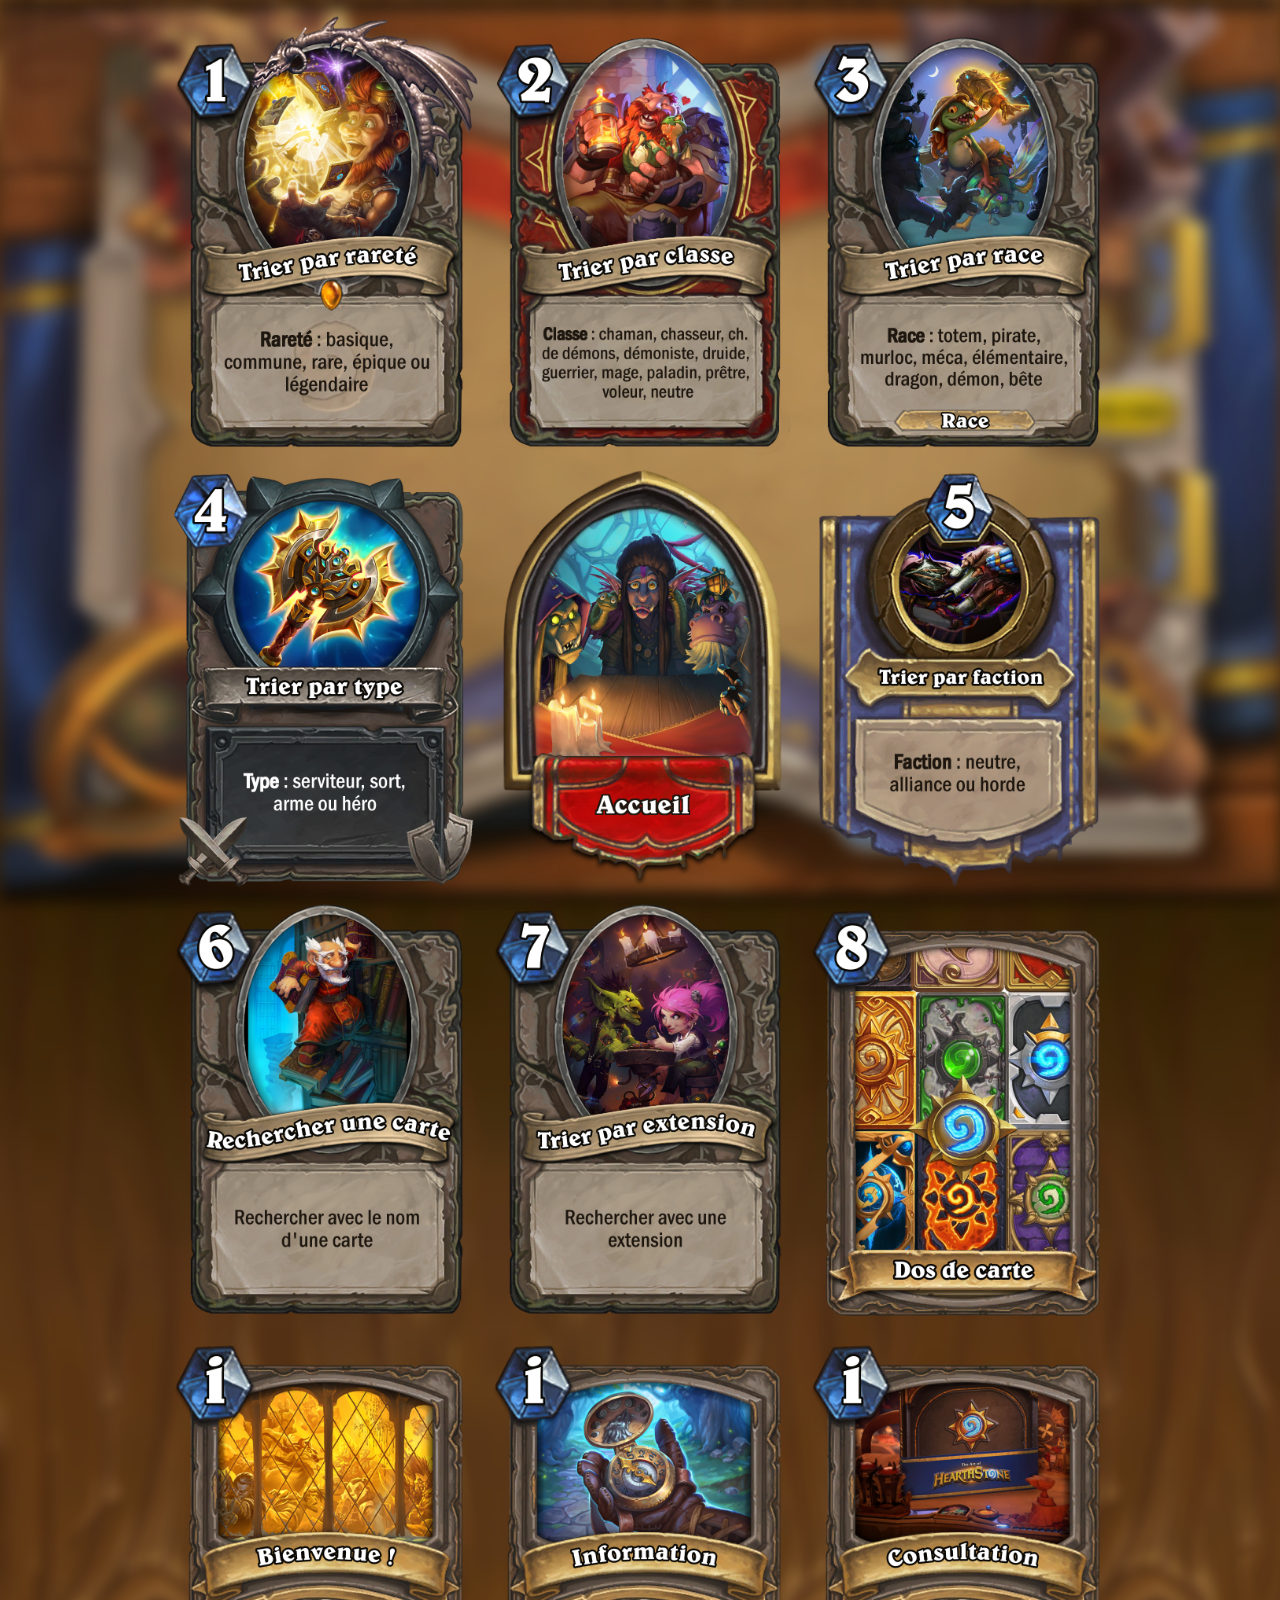
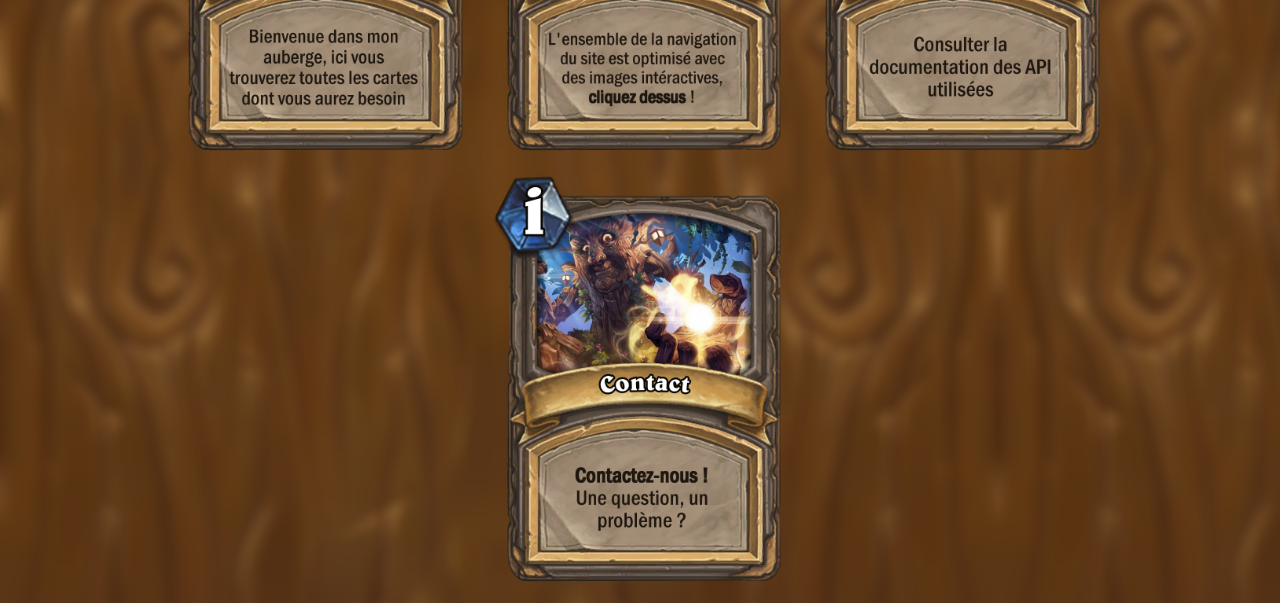
<file: src/index.html>
<!--#########################################################################
Auteur : Jeremy BROYON#####################################################
Nom : Hearthstone API######################################################
Date limite : 07/12/20#####################################################
Cahier des charges :#######################################################
  - page d'accueil#########################################################
  - formulaire de contact via une API######################################
  - pages fixes générées par l'API#########################################
  - un tableau et une galerie d'images#####################################
  - responsivité, sémantique, syntaxe, fonctions supp######################
#########################################################################-->
<!DOCTYPE html>
<html>

<head>
    <link rel="stylesheet" href="index/index.css">
    <link rel="icon" href="index/hearthstone_api.ico" />
    <meta charset="utf-8">
    <title>Hearthstone API - Accueil</title>
</head>

<body>
    <!--#####################################################################################################-->
    <!--tableau contenant les images de navigations-->
    <table class="table-image">
        <tr>
            <td>
                <a href="rarity/rarity.html"><img src="index/navbar/by_quality_hs.png" class="image-zoom"></a>
                <a href="class/class.html"><img src="index/navbar/by_class_hs.png" class="image-zoom"></a>
                <a href="race/race.html"><img src="index/navbar/by_race_hs.png" class="image-zoom"></a>
                <a href="type/type.html"><img src="index/navbar/by_type_hs.png" class="image-zoom"></a>
                <a href="index.html"><img src="index/navbar/index_hs.png" class="image-zoom"></a>
                <a href="faction/faction.html"><img src="index/navbar/by_faction_hs.png" class="image-zoom"></a>
                <a href="name/name.html"><img src="index/navbar/by_name_hs.png" class="image-zoom"></a>
                <a href="expansion/extension.html"><img src="index/navbar/by_extension_hs.png" class="image-zoom"></a>
                <a href="back/back.html"><img src="index/navbar/by_back_hs.png" class="image-zoom"></a>
            </td>
        </tr>
         <!--ligne contenant les informations du site-->
        <tr>
            <td>
                <img src="index/navbar/hearthstoneAPI_logo.png" class="image-zoom">
                <img src="index/navbar/hearthstoneAPI_info.png" class="image-zoom">
                <a href="documentation/documentation.html"><img src="index/info/information_api.png" class="image-zoom"></a>
                <a href="contact/contact.html"><img src="index/navbar/hearthstone_contact.png" title="Formulaire de contact" class="image-zoom"></a>
            </td>
        </tr>
    </table>
</body>

</html>
</file>
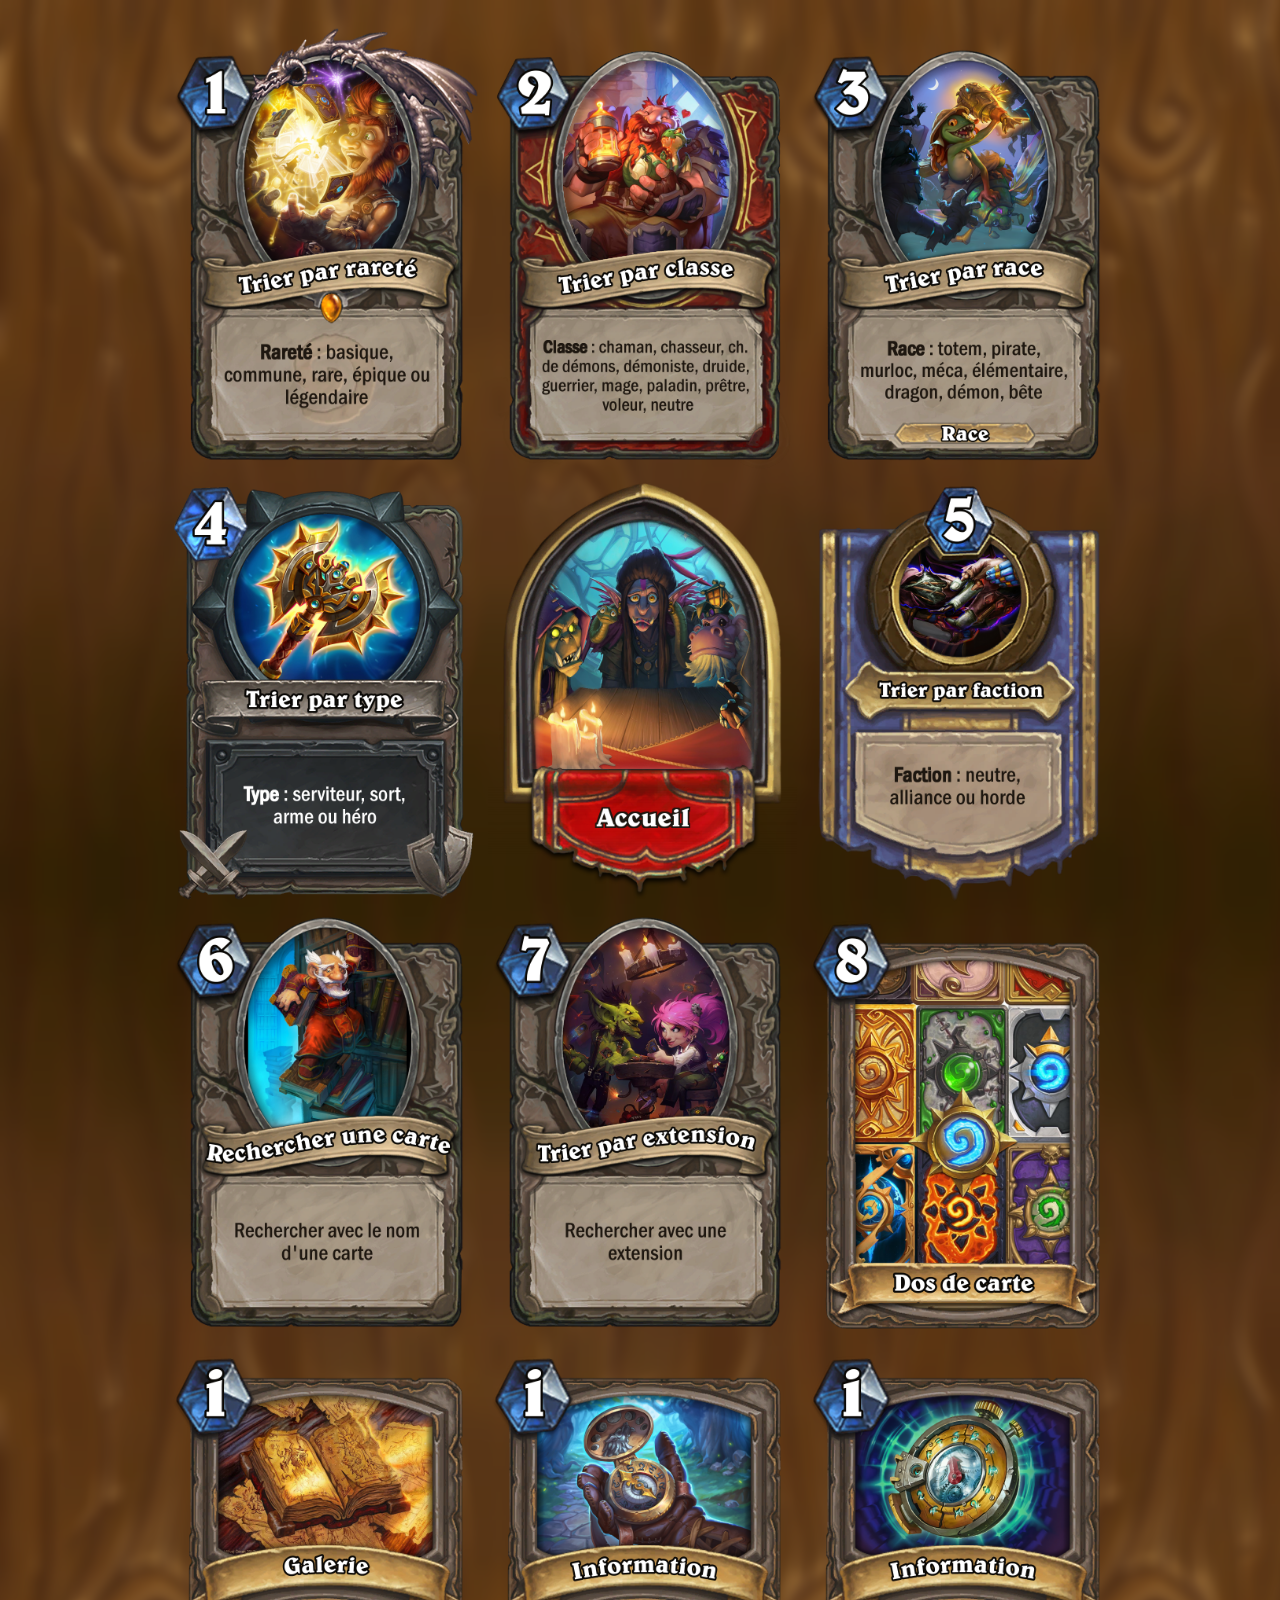
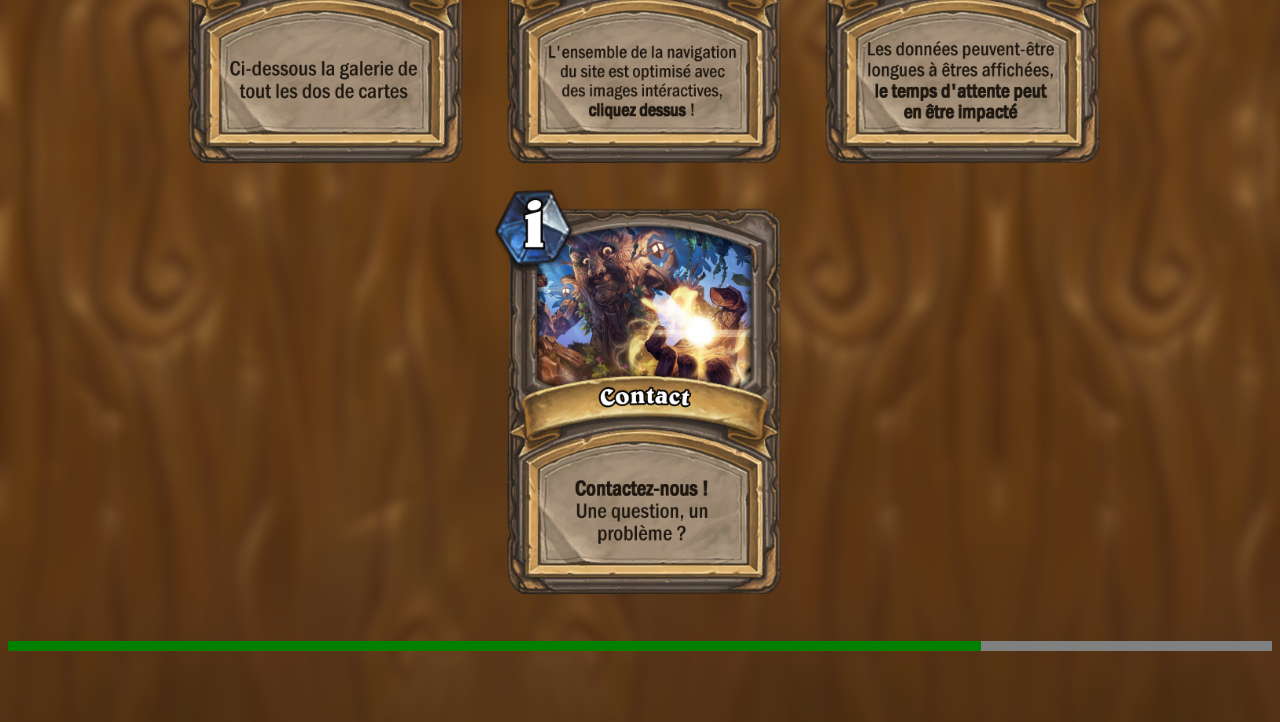
<file: src/back/back.html>
<!--#########################################################################
Auteur : Jeremy BROYON#####################################################
Nom : Hearthstone API######################################################
Date limite : 07/12/20#####################################################
Cahier des charges :#######################################################
  - page d'accueil#########################################################
  - formulaire de contact via une API######################################
  - pages fixes générées par l'API#########################################
  - un tableau et une galerie d'images#####################################
  - responsivité, sémantique, syntaxe, fonctions supp######################
#########################################################################-->
<!DOCTYPE html>
<html>

<head>
    <link rel="stylesheet" href="../index/pages.css">
    <script type="text/javascript" src="../index/pages.js"></script>
    <link rel="icon" href="../index/hearthstone_api.ico" />
    <meta charset="utf-8">
    <title>Hearthstone API - Galerie de dos de cartes</title>
</head>

<body onload="move(), getCardBack()">

    <!--#####################################################################################################-->
    <!--tableau contenant les images de navigations-->
    <table class="table-image">
        <tr>
            <td>
                <a href="../rarity/rarity.html"><img src="../index/navbar/by_quality_hs.png" class="image-zoom"></a>
                <a href="../class/class.html"><img src="../index/navbar/by_class_hs.png" class="image-zoom"></a>
                <a href="../race/race.html"><img src="../index/navbar/by_race_hs.png" class="image-zoom"></a>
                <a href="../type/type.html"><img src="../index/navbar/by_type_hs.png" class="image-zoom"></a>
                <a href="../index.html"><img src="../index/navbar/index_hs.png" class="image-zoom"></a>
                <a href="../faction/faction.html"><img src="../index/navbar/by_faction_hs.png" class="image-zoom"></a>
                <a href="../name/name.html"><img src="../index/navbar/by_name_hs.png" class="image-zoom"></a>
                <a href="../expansion/extension.html"><img src="../index/navbar/by_extension_hs.png" class="image-zoom"></a>
                <a href="back.html"><img src="../index/navbar/by_back_hs.png" class="image-zoom"></a>
            </td>
        </tr>
        <!--lignes contenant les informations des tris-->
        <tr>
            <td>
                <img src="../index/info/info_backcards.png" class="image-zoom">
                <img src="../index/navbar/hearthstoneAPI_info.png" class="image-zoom">
                <img src="../index/info/info_time.png" class="image-zoom">
                <a href="../contact/contact.html"><img src="../index/navbar/hearthstone_contact.png" title="Formulaire de contact" class="image-zoom"></a>
            </td>
        </tr>
    </table>
    <!--#####################################################################################################-->
    <!--barre de progression-->
    <div id="progress_bar">
        <div id="bar"></div>
    </div>
    <!--#####################################################################################################-->
    <!--audio qui confirme l'exécution de la requête-->
    <audio controls="controls" id='hearthstone_audio'
    src="../index/hearthstone-travail-termine.ogg"></audio>  
    <!--#####################################################################################################-->
    <!--tableau contenant le résultat du tri-->
    <table class="table-gallery">
        <tbody id="list_cards">
            
        </tbody>
    </table>

</body>

</html>
</file>
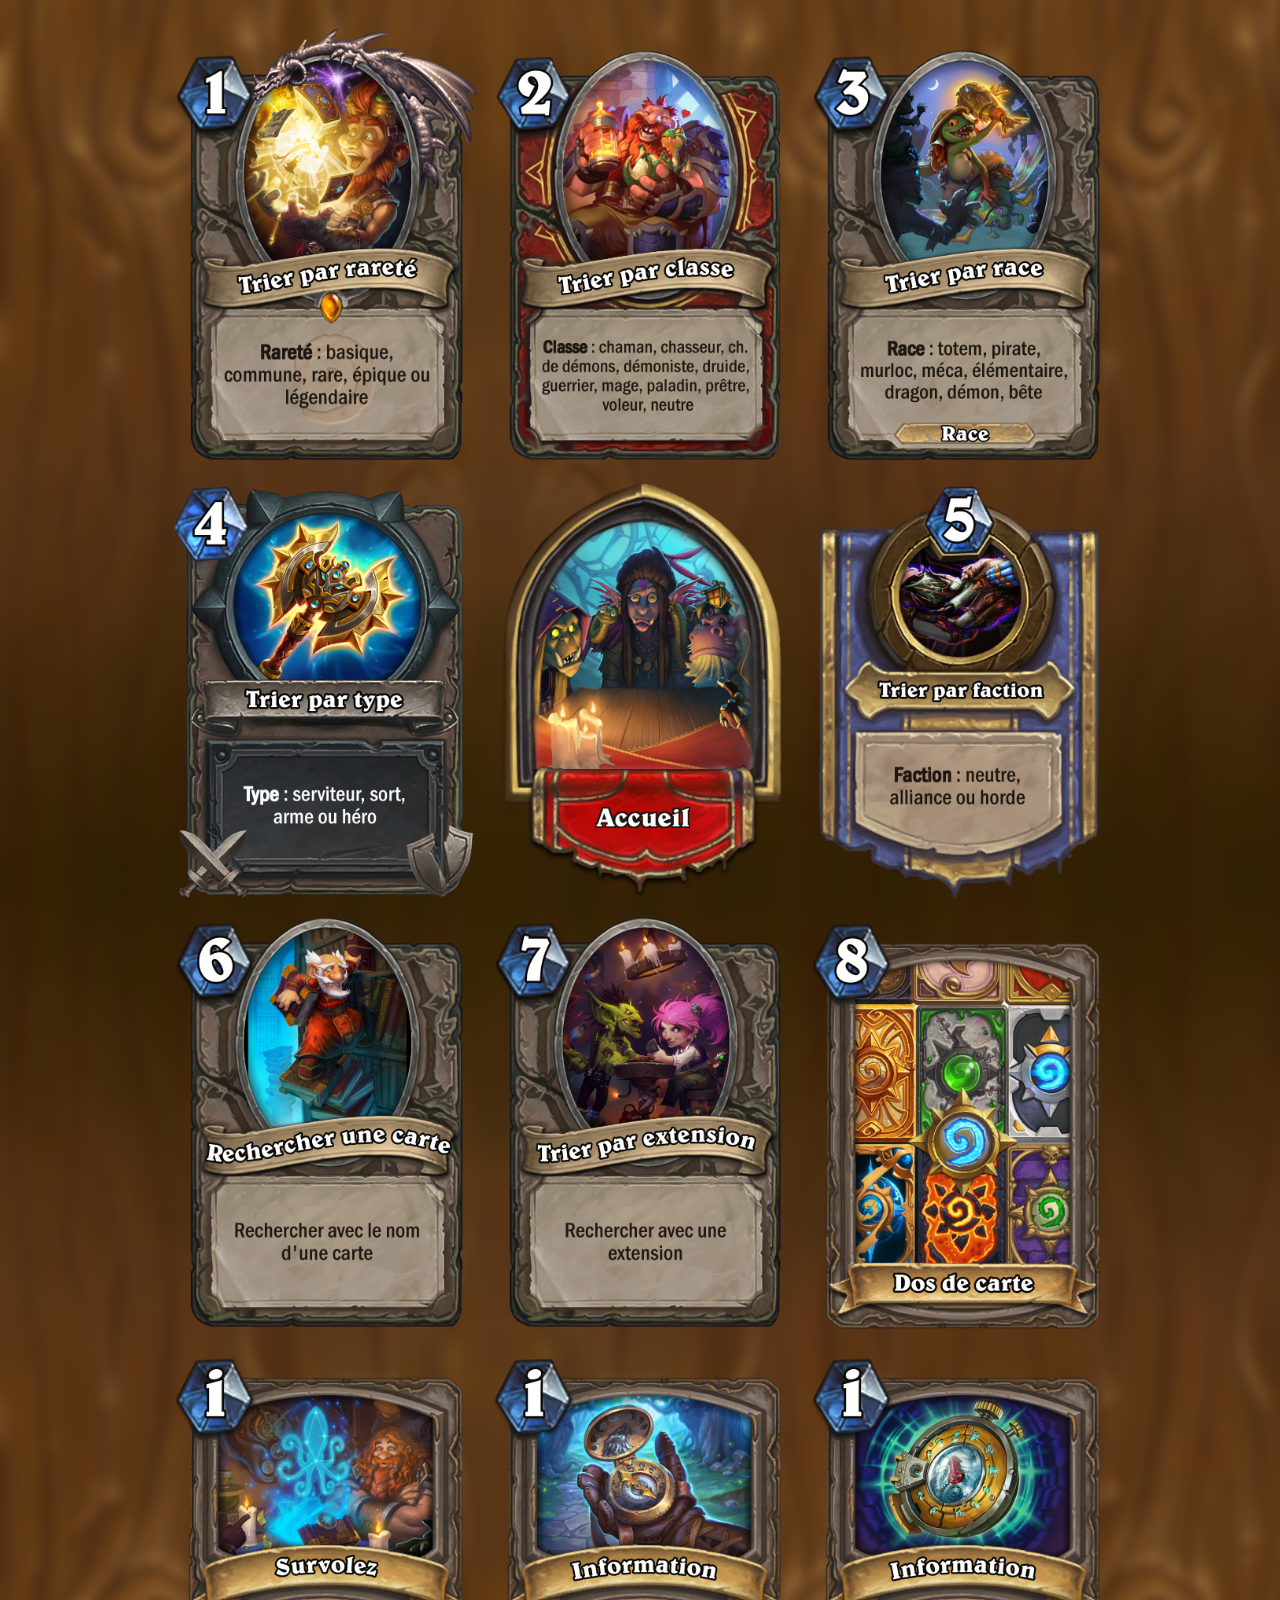
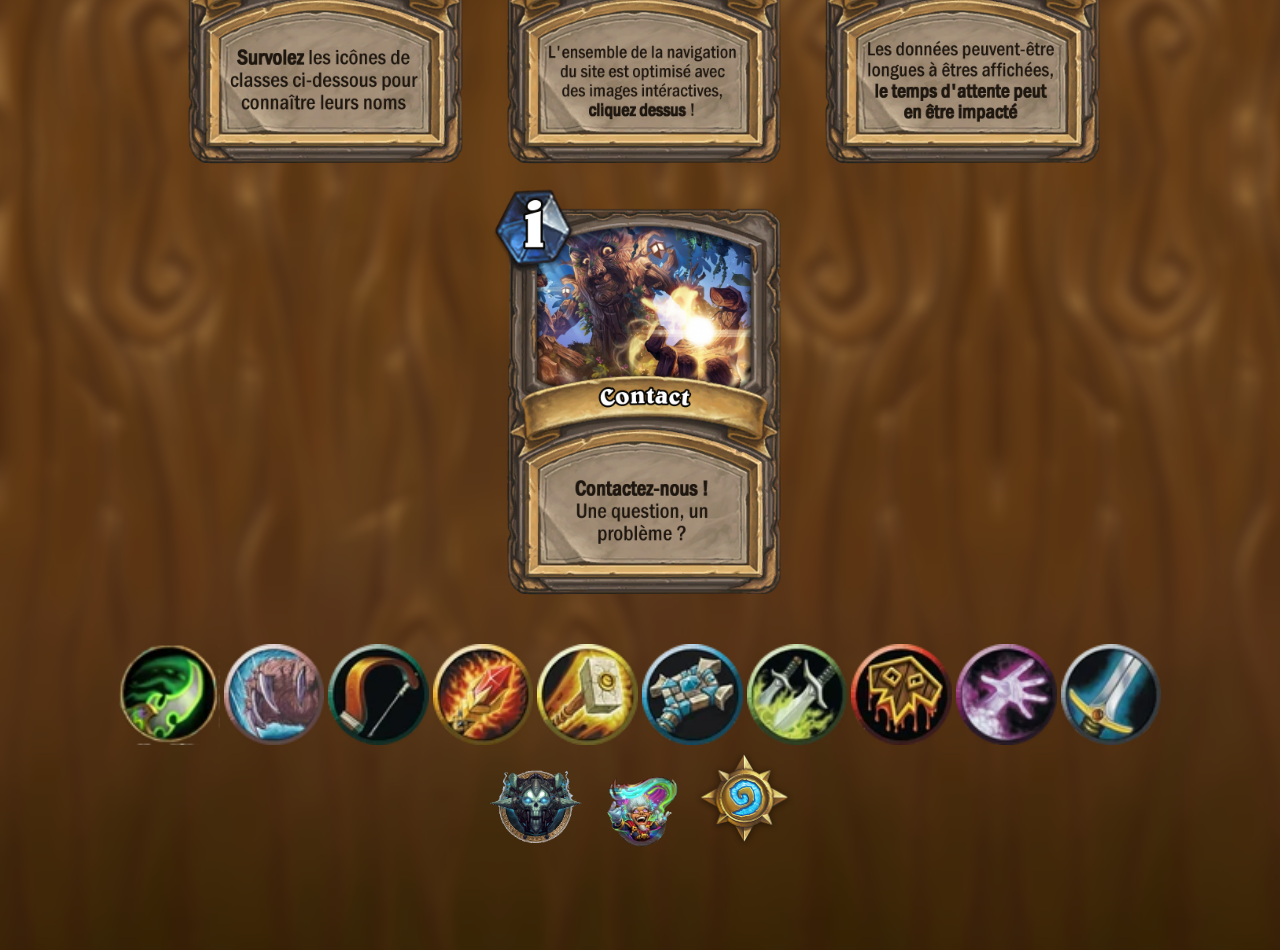
<file: src/class/class.html>
<!--#########################################################################
Auteur : Jeremy BROYON#####################################################
Nom : Hearthstone API######################################################
Date limite : 07/12/20#####################################################
Cahier des charges :#######################################################
  - page d'accueil#########################################################
  - formulaire de contact via une API######################################
  - pages fixes générées par l'API#########################################
  - un tableau et une galerie d'images#####################################
  - responsivité, sémantique, syntaxe, fonctions supp######################
#########################################################################-->
<!DOCTYPE html>
<html>

<head>
    <link rel="stylesheet" href="../index/pages.css">
    <script type="text/javascript" src="../index/pages.js"></script>
    <link rel="icon" href="../index/hearthstone_api.ico" />
    <meta charset="utf-8">
    <title>Hearthstone API - Trier par classe</title>
</head>

<body>
    <!--#####################################################################################################-->
    <!--tableau contenant les images de navigations-->
    <table class="table-image">
        <tr>
            <td>
                <a href="../rarity/rarity.html"><img src="../index/navbar/by_quality_hs.png" class="image-zoom"></a>
                <a href="class.html"><img src="../index/navbar/by_class_hs.png" class="image-zoom"></a>
                <a href="../race/race.html"><img src="../index/navbar/by_race_hs.png" class="image-zoom"></a>
                <a href="../type/type.html"><img src="../index/navbar/by_type_hs.png" class="image-zoom"></a>
                <a href="../index.html"><img src="../index/navbar/index_hs.png" class="image-zoom"></a>
                <a href="../faction/faction.html"><img src="../index/navbar/by_faction_hs.png" class="image-zoom"></a>
                <a href="../name/name.html"><img src="../index/navbar/by_name_hs.png" class="image-zoom"></a>
                <a href="../expansion/extension.html"><img src="../index/navbar/by_extension_hs.png" class="image-zoom"></a>
                <a href="../back/back.html"><img src="../index/navbar/by_back_hs.png" class="image-zoom"></a>
            </td>
        </tr>
        <!--lignes contenant les informations des tris-->
        <tr>
            <td>
                <img src="../index/info/hover_class.png" class="image-zoom">
                <img src="../index/navbar/hearthstoneAPI_info.png" class="image-zoom">
                <img src="../index/info/info_time.png" class="image-zoom">
                <a href="../contact/contact.html"><img src="../index/navbar/hearthstone_contact.png" title="Formulaire de contact" class="image-zoom"></a>
            </td>
        </tr>
    </table>
    <!--#####################################################################################################-->
    <!--tableau contenant les images de tri-->
    <table class="table-icon">
        <tr>
            <td>
                <img onclick="move(), getCardClass(this.id)" id="demon hunter" src="class_icon/demon hunter.png" title="Classe: Chasseur de démons" class="icon-zoom">
                <img onclick="move(), getCardClass(this.id)" id="druid" src="class_icon/druid.png" title="Classe: Druide" class="icon-zoom">
                <img onclick="move(), getCardClass(this.id)" id="hunter" src="class_icon/hunter.png" title="Classe: Chasseur" class="icon-zoom">
                <img onclick="move(), getCardClass(this.id)" id="mage" src="class_icon/mage.png" title="Classe: Mage" class="icon-zoom">
                <img onclick="move(), getCardClass(this.id)" id="paladin" src="class_icon/paladin.png" title="Classe: Paladin" class="icon-zoom">
                <img onclick="move(), getCardClass(this.id)" id="priest" src="class_icon/priest.png" title="Classe: Prête" class="icon-zoom">
                <img onclick="move(), getCardClass(this.id)" id="rogue" src="class_icon/rogue.png" title="Classe: Voleur" class="icon-zoom">
                <img onclick="move(), getCardClass(this.id)" id="shaman" src="class_icon/shaman.png" title="Classe: Chaman" class="icon-zoom">
                <img onclick="move(), getCardClass(this.id)" id="warlock" src="class_icon/warlock.png" title="Classe: Démoniste" class="icon-zoom">
                <img onclick="move(), getCardClass(this.id)" id="warrior" src="class_icon/warrior.png" title="Classe: Guerrier" class="icon-zoom"><br>
                <img onclick="move(), getCardClass(this.id)" id="death knight" src="class_icon/death knight.png" title="Classe: Chevalier de la mort" class="icon-zoom except-class">
                <img onclick="move(), getCardClass(this.id)" id="whizbang" src="class_icon/whizbang.png" title="Classe: Whizbang" class="icon-zoom except-class">
                <img onclick="move(), getCardClass(this.id)" id="neutral" src="class_icon/neutral.png" title="Classe: Neutre" class="icon-zoom except-class">
            </td>
        </tr>
    </table>
    <!--#####################################################################################################-->
    <!--barre de progression-->
    <div id="progress_bar">
        <div id="bar"></div>
    </div>
    <!--#####################################################################################################-->
    <!--audio qui confirme l'exécution de la requête-->
    <audio controls="controls" id='hearthstone_audio'
    src="../index/hearthstone-travail-termine.ogg"></audio>  
    <!--#####################################################################################################-->
    <!--tableau contenant le résultat du tri-->
    <table class="table-cards" id="table-split">
        <tbody id="list_cards">

        </tbody>
    </table>

</body>

</html>
</file>
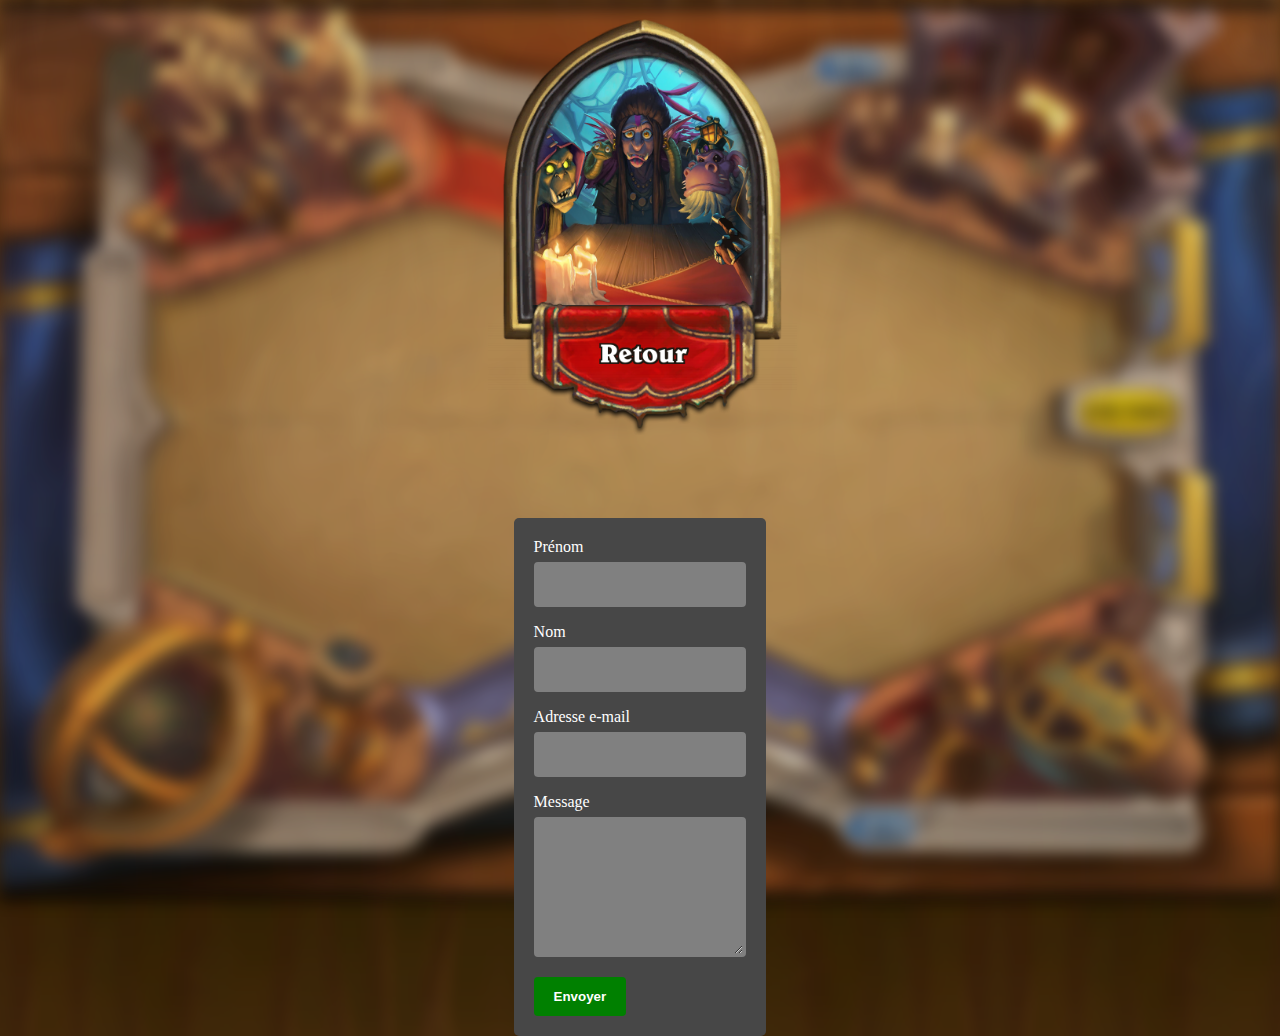
<file: src/contact/contact.html>
<!--#########################################################################
Auteur : Jeremy BROYON#####################################################
Nom : Hearthstone API######################################################
Date limite : 07/12/20#####################################################
Cahier des charges :#######################################################
  - page d'accueil#########################################################
  - formulaire de contact via une API######################################
  - pages fixes générées par l'API#########################################
  - un tableau et une galerie d'images#####################################
  - responsivité, sémantique, syntaxe, fonctions supp######################
#########################################################################-->
<!DOCTYPE html>
<html>

<head>
    <link rel="stylesheet" href="../index/index.css">
    <script src="https://formspree.io/js/formbutton-v1.min.js" defer></script><!--formulaire de contact Formspree-->
    <link rel="icon" href="/index/hearthstone_api.ico" />
    <meta charset="utf-8">
    <title>Hearthstone API - Contact</title>
</head>

<body>
    <!--#####################################################################################################-->
    <!--tableau contenant les images de navigations-->
    <table class="table-image">
        <tr>
            <td>
                <a href="../index.html"><img src="../index/navbar/retour_hs.png" class="image-zoom"></a>
            </td>
        </tr>
    </table>
    <div class="container">
        <form action="https://formspree.io/f/xoqpnenq" method="POST">
      
            <label for="fname">Prénom</label>
            <input type="text" id="fname" name="firstname">
        
            <label for="lname">Nom</label>
            <input type="text" id="lname" name="lastname">

            <label for="email">Adresse e-mail</label>
            <input type="text" id="email" name="_replyto">
        
            <label for="subject">Message</label>
            <textarea id="subject" name="subject" style="height: 140px;"></textarea>
        
            <input type="submit" value="Envoyer" onclick="postContactForm()">
      
        </form>
      </div> 
</body>

</html>
</file>
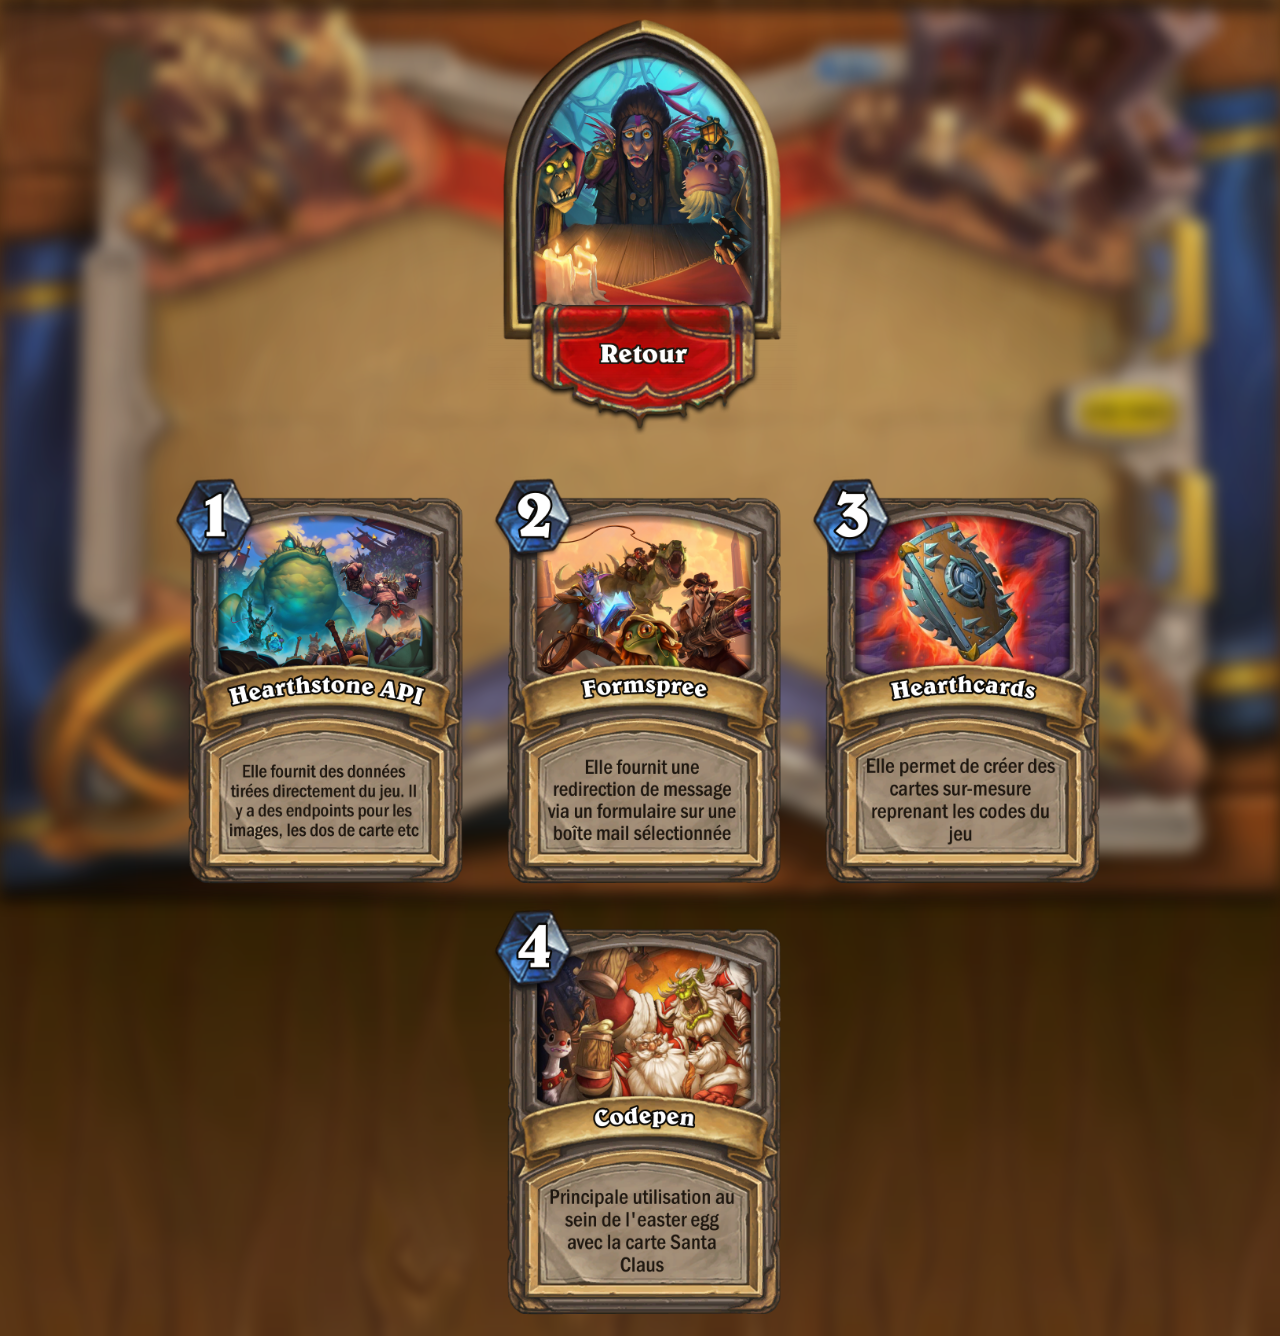
<file: src/documentation/documentation.html>
<!--#########################################################################
Auteur : Jeremy BROYON#####################################################
Nom : Hearthstone API######################################################
Date limite : 07/12/20#####################################################
Cahier des charges :#######################################################
  - page d'accueil#########################################################
  - formulaire de contact via une API######################################
  - pages fixes générées par l'API#########################################
  - un tableau et une galerie d'images#####################################
  - responsivité, sémantique, syntaxe, fonctions supp######################
#########################################################################-->
<!DOCTYPE html>
<html>

<head>
    <link rel="stylesheet" href="../index/index.css">
    <link rel="icon" href="../index/hearthstone_api.ico" />
    <meta charset="utf-8">
    <title>Hearthstone API - Documentation</title>
</head>

<body>
    <!--#####################################################################################################-->
    <!--tableau contenant les images de navigations-->
    <table class="table-image">
        <tr>
            <td>
                <a href="../index.html"><img src="../index/navbar/retour_hs.png" class="image-zoom"></a>
            </td>
        </tr>
    </table>
    <!--#####################################################################################################-->
    <!--tableau contenant les images de tri-->
    <table class="table-image">
        <tr>
            <td>
                <a href="https://hearthstoneapi.com/#endpoints"><img src="doc_info/hearthstoneAPI.png" class="image-zoom"></a>
                <a href="https://formspree.io/"><img src="doc_info/formspree.png" class="image-zoom"></a>
                <a href="http://www.hearthcards.net/"><img src="doc_info/hearthcards.png" class="image-zoom"></a>
                <a href="https://codepen.io/jackrugile/pen/zqJdXM"><img src="doc_info/codepen.png" class="image-zoom"></a>
            </td>
        </tr>
    </table>
</body>

</html>
</file>
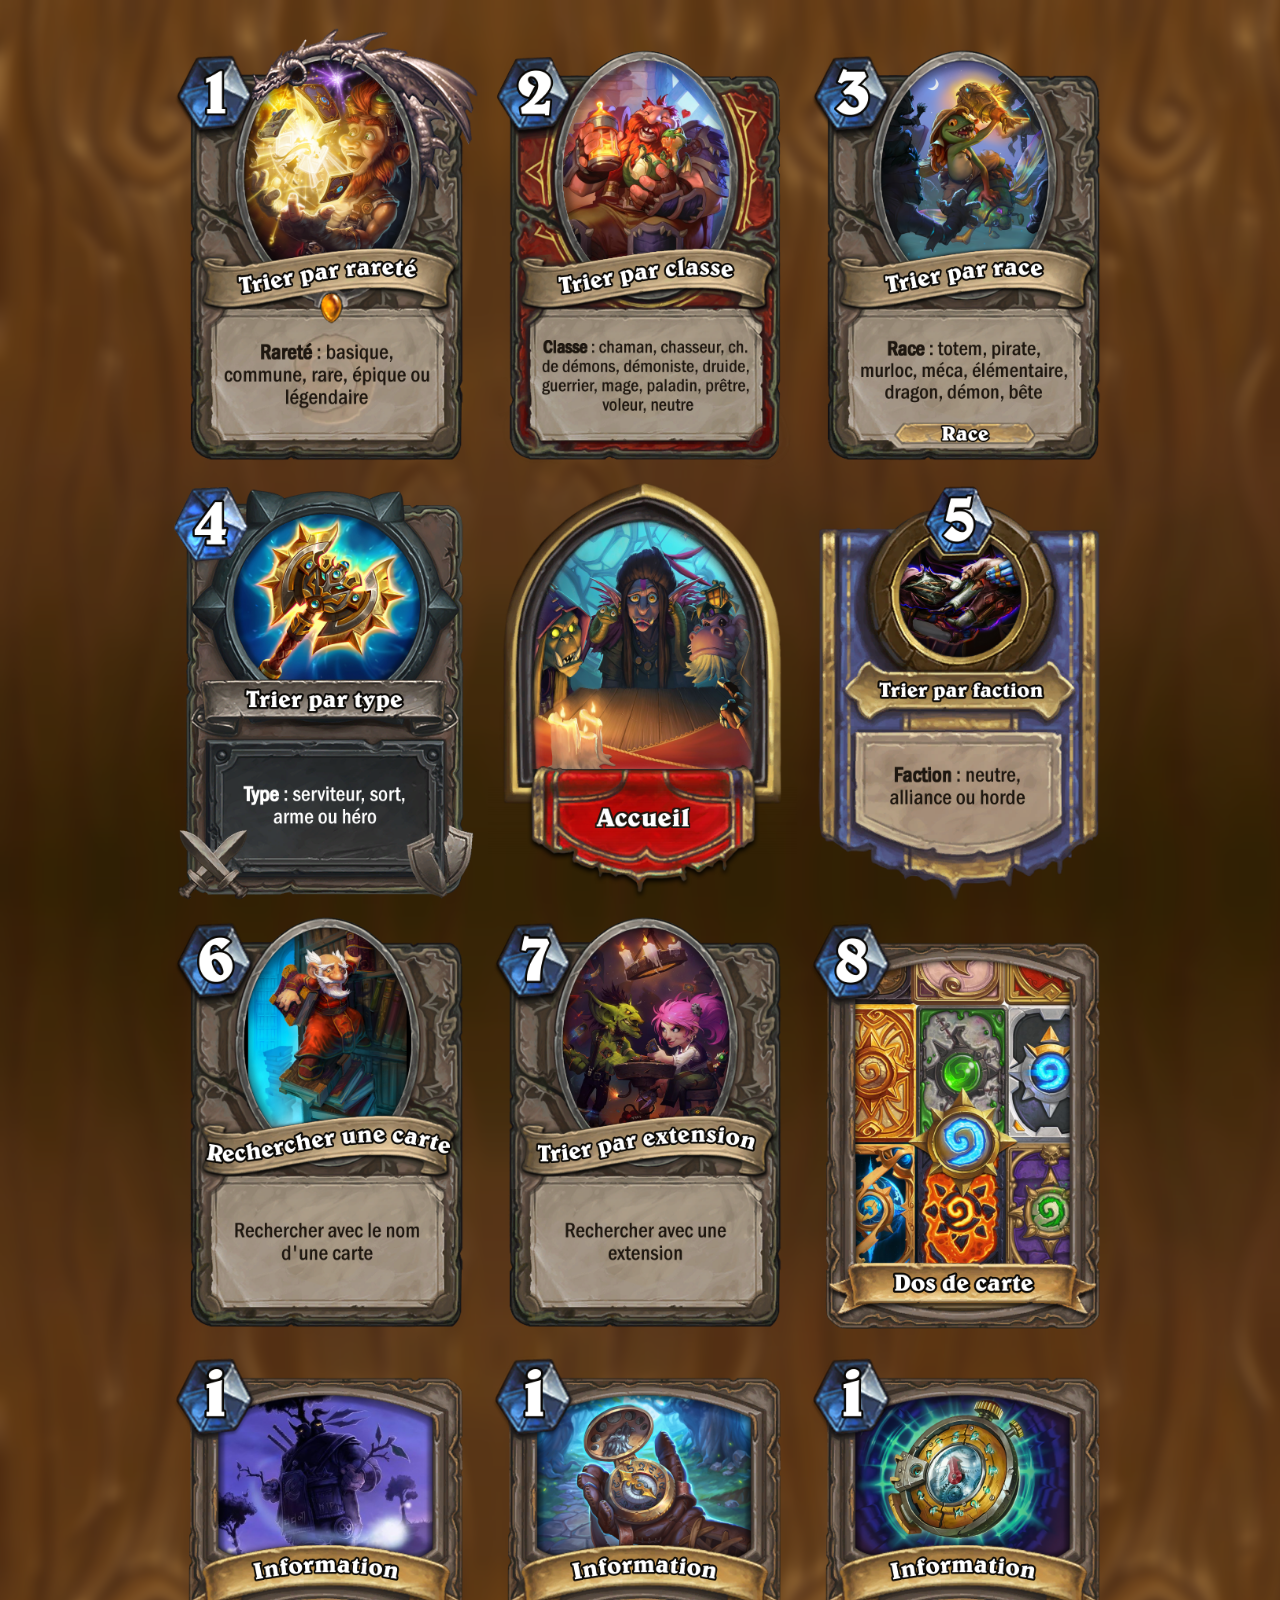
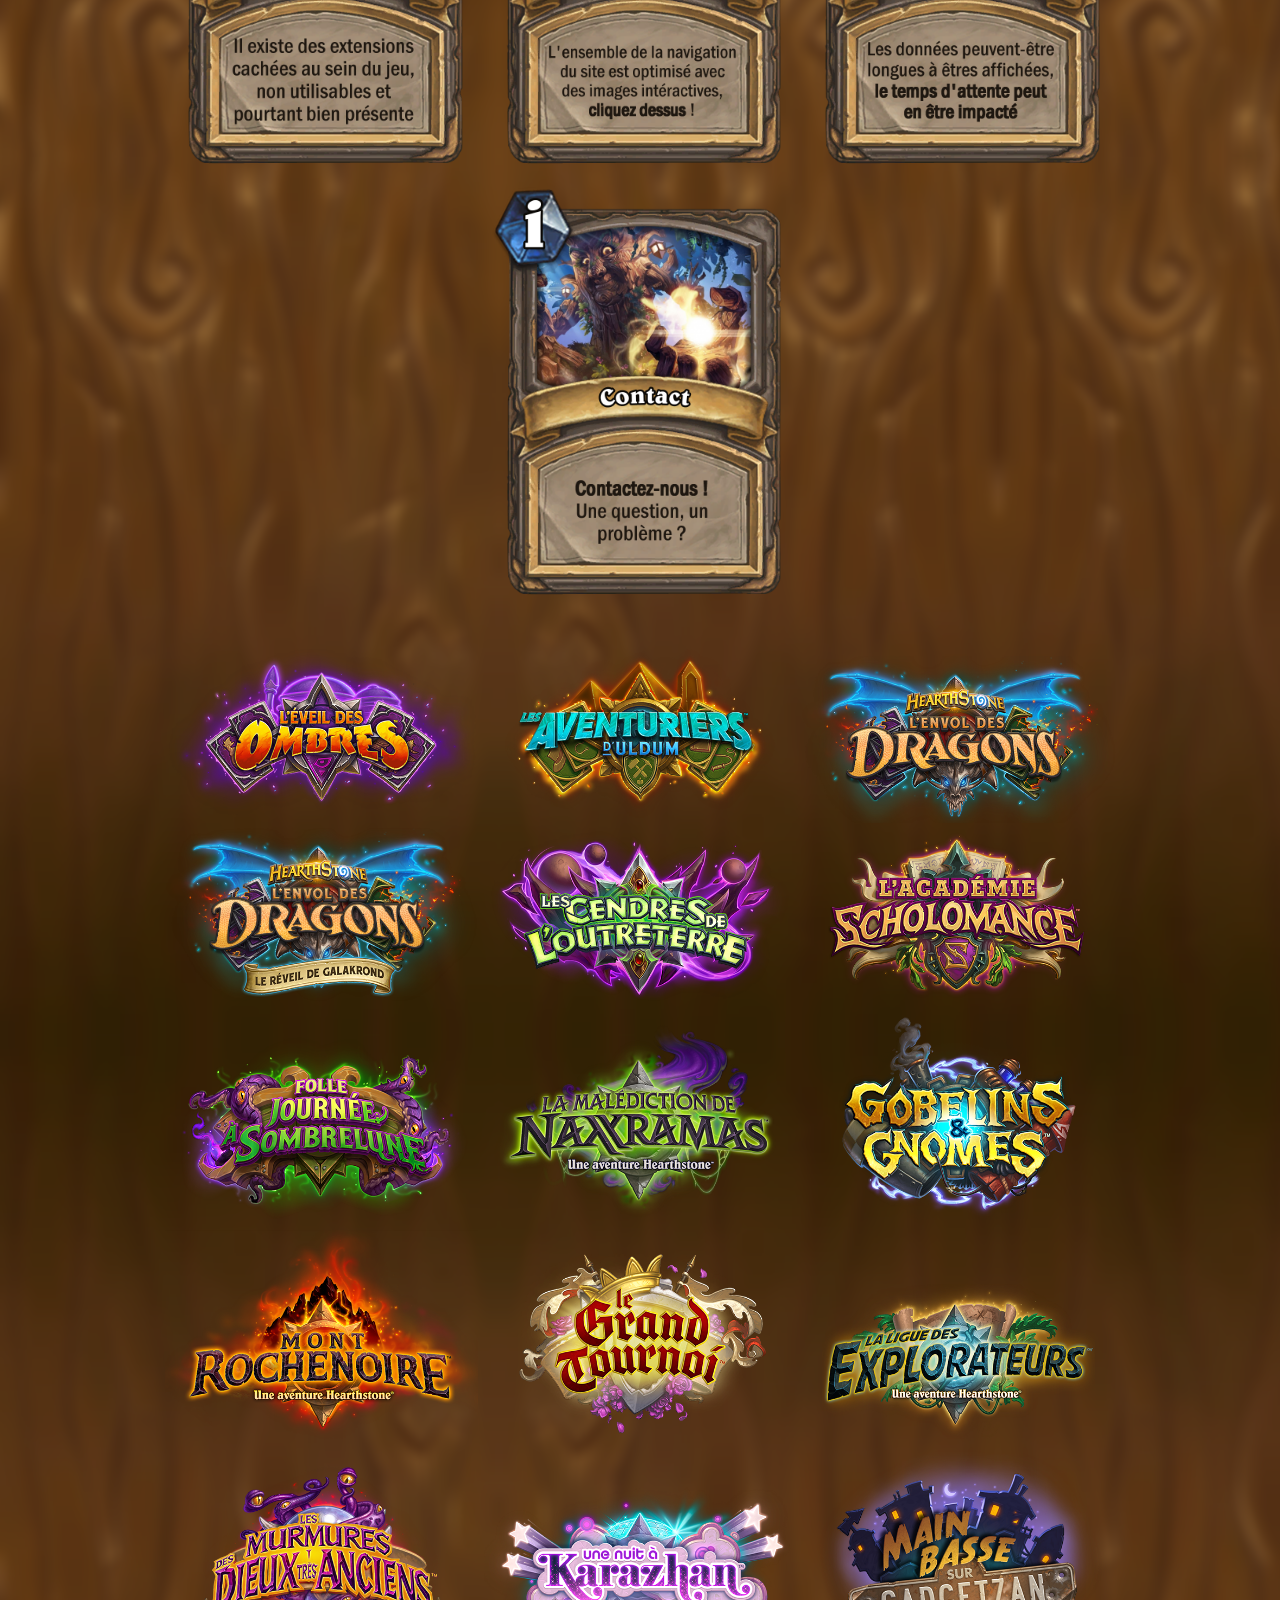
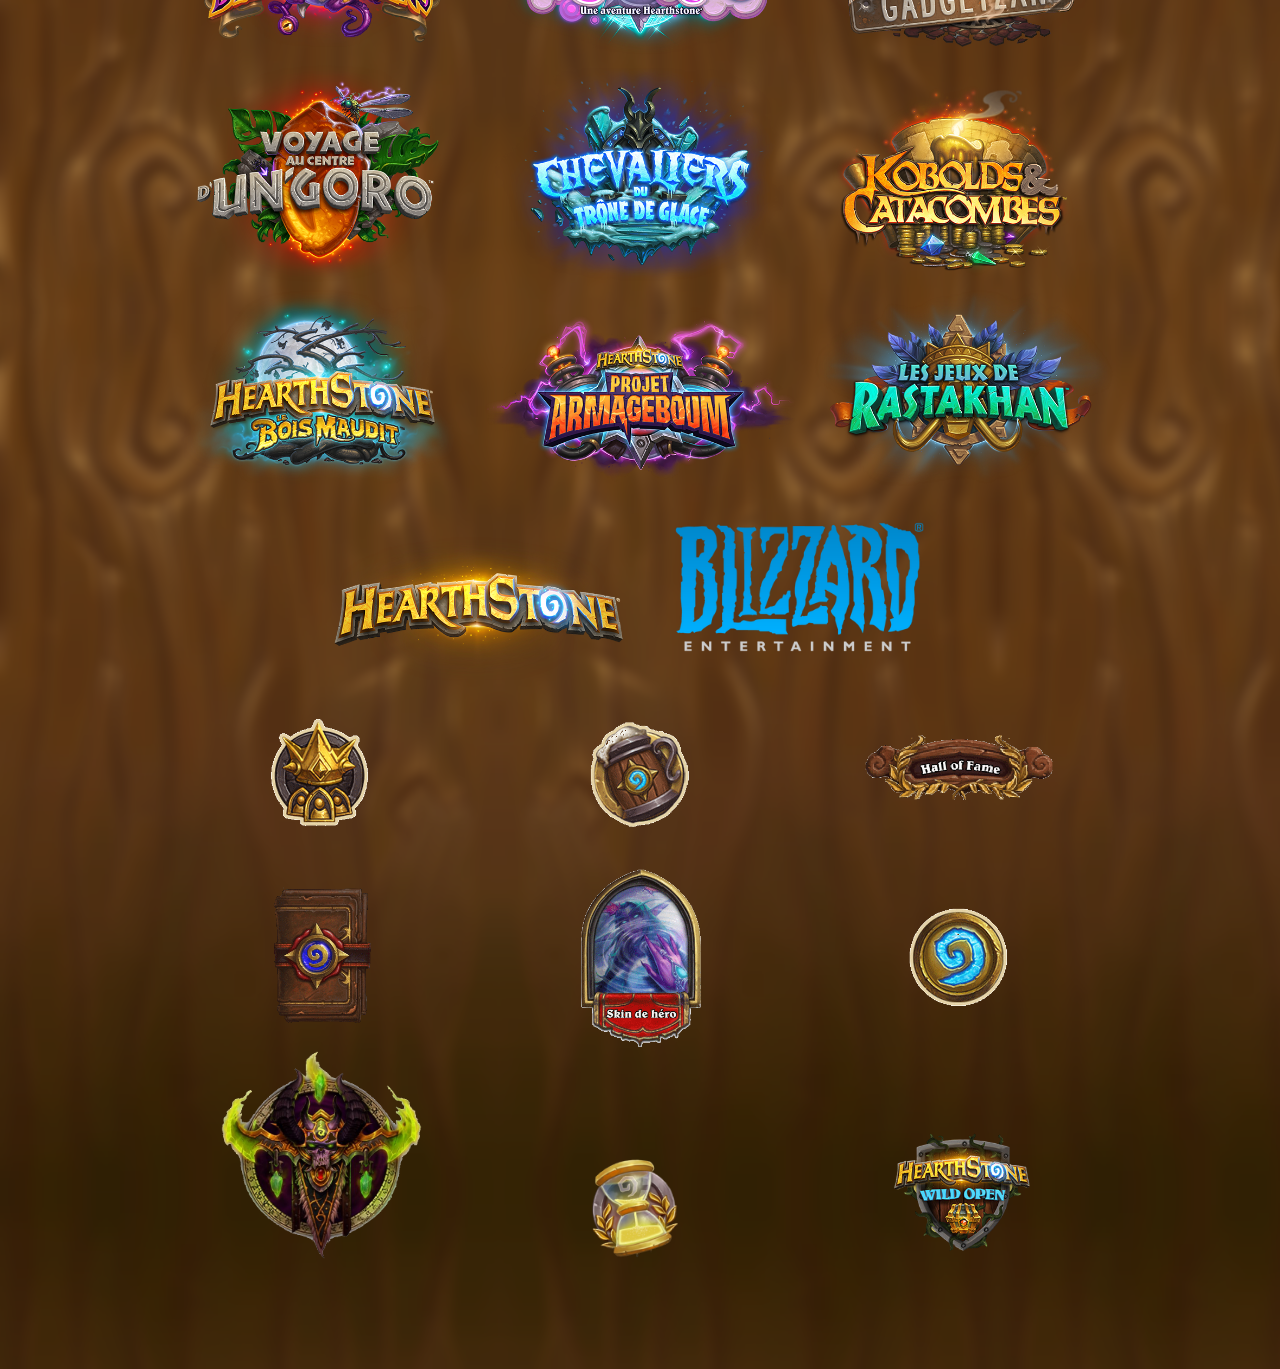
<file: src/expansion/extension.html>
<!--#########################################################################
Auteur : Jeremy BROYON#####################################################
Nom : Hearthstone API######################################################
Date limite : 07/12/20#####################################################
Cahier des charges :#######################################################
  - page d'accueil#########################################################
  - formulaire de contact via une API######################################
  - pages fixes générées par l'API#########################################
  - un tableau et une galerie d'images#####################################
  - responsivité, sémantique, syntaxe, fonctions supp######################
#########################################################################-->
<!DOCTYPE html>
<html>

<head>
    <link rel="stylesheet" href="../index/pages.css">
    <script type="text/javascript" src="../index/pages.js"></script>
    <link rel="icon" href="../index/hearthstone_api.ico" />
    <meta charset="utf-8">
    <title>Hearthstone API - Trier par extension</title>
</head>

<body>
    <!--#####################################################################################################-->
    <!--tableau contenant les images de navigations-->
    <table class="table-image">
        <tr>
            <td>
                <a href="../rarity/rarity.html"><img src="../index/navbar/by_quality_hs.png" class="image-zoom"></a>
                <a href="../class/class.html"><img src="../index/navbar/by_class_hs.png" class="image-zoom"></a>
                <a href="../race/race.html"><img src="../index/navbar/by_race_hs.png" class="image-zoom"></a>
                <a href="../type/type.html"><img src="../index/navbar/by_type_hs.png" class="image-zoom"></a>
                <a href="../index.html"><img src="../index/navbar/index_hs.png" class="image-zoom"></a>
                <a href="../faction/faction.html"><img src="../index/navbar/by_faction_hs.png" class="image-zoom"></a>
                <a href="../name/name.html"><img src="../index/navbar/by_name_hs.png" class="image-zoom"></a>
                <a href="extension.html"><img src="../index/navbar/by_extension_hs.png" class="image-zoom"></a>
                <a href="../back/back.html"><img src="../index/navbar/by_back_hs.png" class="image-zoom"></a>
            </td>
        </tr>
        <!--lignes contenant les informations des tris-->
        <tr>
            <td>
                <img src="../index/info/expansion_info.png" class="image-zoom">
                <img src="../index/navbar/hearthstoneAPI_info.png" class="image-zoom">
                <img src="../index/info/info_time.png" class="image-zoom">
                <a href="../contact/contact.html"><img src="../index/navbar/hearthstone_contact.png" title="Formulaire de contact" class="image-zoom"></a>
            </td>
        </tr>
    </table>
    <!--#####################################################################################################-->
    <!--tableau contenant les images de tri-->
    <table class="table-type">
        <tr>
            <td>
                <img onclick="move(), getCardExtension(this.id)" id="rise of shadows" src="expansions/rise of shadows.png" title="Extension: L'éveil des ombres" class="icon-type">
                <img onclick="move(), getCardExtension(this.id)" id="saviors of uldum" src="expansions/saviors of uldum.png" title="Extension: Les aventuriers d'Uldum" class="icon-type">
                <img onclick="move(), getCardExtension(this.id)" id="descent of dragons" src="expansions/descent of dragons.png" title="Extension: L'envol des dragons" class="icon-type">
                <img onclick="move(), getCardExtension(this.id)" id="galakrond's awakening" src="expansions/galakrond's awakening.png" title="Extension: Le réveil de Galakrond" class="icon-type">
                <img onclick="move(), getCardExtension(this.id)" id="ashes of outland" src="expansions/ashes of outland.png" title="Extension: Les cendres de l'outreterre" class="icon-type">
                <img onclick="move(), getCardExtension(this.id)" id="scholomance academy" src="expansions/scholomance academy.png" title="Extension: L'académie Scholomance" class="icon-type">
                <img onclick="move(), getCardExtension(this.id)" id="madness at the darkmoon faire" src="expansions/madness at the darkmoon faire.png" title="Extension: Folle journée à Sombrelune" class="icon-type">
                <img onclick="move(), getCardExtension(this.id)" id="naxxramas" src="expansions/naxxramas.png" title="Extension: La malédiction de Naxxramas" class="icon-type">
                <img onclick="move(), getCardExtension(this.id)" id="goblins vs gnomes" src="expansions/goblins vs gnomes.png" title="Extension: Gobelins et gnomes" class="icon-type">
                <img onclick="move(), getCardExtension(this.id)" id="blackrock mountain" src="expansions/blackrock mountain.png" title="Extension: Mont Rochenoire" class="icon-type">
                <img onclick="move(), getCardExtension(this.id)" id="the grand tournament" src="expansions/the grand tournament.png" title="Extension: Le grand tournoi" class="icon-type">
                <img onclick="move(), getCardExtension(this.id)" id="the league of explorers" src="expansions/the league of explorers.png" title="Extension: La ligue des explorateurs" class="icon-type">
                <img onclick="move(), getCardExtension(this.id)" id="whispers of the old gods" src="expansions/whispers of the old gods.png" title="Extension: Murmures des dieux anciens" class="icon-type">
                <img onclick="move(), getCardExtension(this.id)" id="one night in karazhan" src="expansions/one night in karazhan.png" title="Extension: Une nuit à Karazhan" class="icon-type">
                <img onclick="move(), getCardExtension(this.id)" id="mean streets of gadgetzan" src="expansions/mean streets of gadgetzan.png" title="Extension: Main basse sur Gadgetzan" class="icon-type">
                <img onclick="move(), getCardExtension(this.id)" id="journey to un'goro" src="expansions/journey to un'goro.png" title="Extension: Voyage au centre d'Un'goro" class="icon-type">
                <img onclick="move(), getCardExtension(this.id)" id="knights of the frozen throne" src="expansions/knights of the frozen throne.png" title="Extension: Les chevaliers du trône de glace" class="icon-type">
                <img onclick="move(), getCardExtension(this.id)" id="kobolds & catacombs" src="expansions/kobolds & catacombs.png" title="Extension: Kobols et catacombes" class="icon-type">
                <img onclick="move(), getCardExtension(this.id)" id="the witchwood" src="expansions/the witchwood.png" title="Extension: Le bois maudit" class="icon-type">
                <img onclick="move(), getCardExtension(this.id)" id="the boomsday project" src="expansions/the boomsday project.png" title="Extension: Projet Armageboum" class="icon-type">
                <img onclick="move(), getCardExtension(this.id)" id="rastakhan's rumble" src="expansions/rastakhan's rumble.png" title="Extension: Les jeux de Rastakhan" class="icon-type">
                <img onclick="move(), getCardExtension(this.id)" id="wild event" src="expansions/classic.png" title="Extension: Classique" class="icon-type">
                <img onclick="move(), getCardExtension(this.id)" id="credits" src="expansions/credits.png" title="Extension: Crédits" class="icon-type"><br>
                <img onclick="move(), getCardExtension(this.id)" id="battlegrounds" src="expansions/battlegrounds.png" title="Champs de bataille" class="icon-type">
                <img onclick="move(), getCardExtension(this.id)" id="tavern brawl" src="expansions/tavern brawl.png" title="Extension: Taverne" class="icon-type">
                <img onclick="move(), getCardExtension(this.id)" id="hall of fame" src="expansions/hall of fame.png" title="Extension: Hall of fame" class="icon-type">
                <img onclick="move(), getCardExtension(this.id)" id="basic" src="expansions/basic.png" title="Extension: Basique" class="icon-type">
                <img onclick="move(), getCardExtension(this.id)" id="hero skins" src="expansions/hero skins.png" title="Extension: Skin de héros" class="icon-type">
                <img onclick="move(), getCardExtension(this.id)" id="missions" src="expansions/missions.png" title="Extension: Aventures" class="icon-type">
                <img onclick="move(), getCardExtension(this.id)" id="demon hunter initiate" src="expansions/demon hunter initiate.png" title="Extension: Chasseur de démons" class="icon-type">
                <img onclick="move(), getCardExtension(this.id)" id="taverns of time" src="expansions/taverns of time.png" title="Extension: Taverne du temps" class="icon-type">
                <img onclick="move(), getCardExtension(this.id)" id="wild event" src="expansions/wild event.png" title="Extension: Évènements" class="icon-type">
            </td>
        </tr>
    </table>
    <!--#####################################################################################################-->
    <!--barre de progression-->
    <div id="progress_bar">
        <div id="bar"></div>
    </div>
    <!--#####################################################################################################-->
    <!--audio qui confirme l'exécution de la requête-->
    <audio controls="controls" id='hearthstone_audio'
    src="../index/hearthstone-travail-termine.ogg"></audio>  
    <!--#####################################################################################################-->
    <!--tableau contenant le résultat du tri-->
    <table class="table-cards" id="table-split">
        <tbody id="list_cards">
            
        </tbody>
    </table>

</body>

</html>
</file>
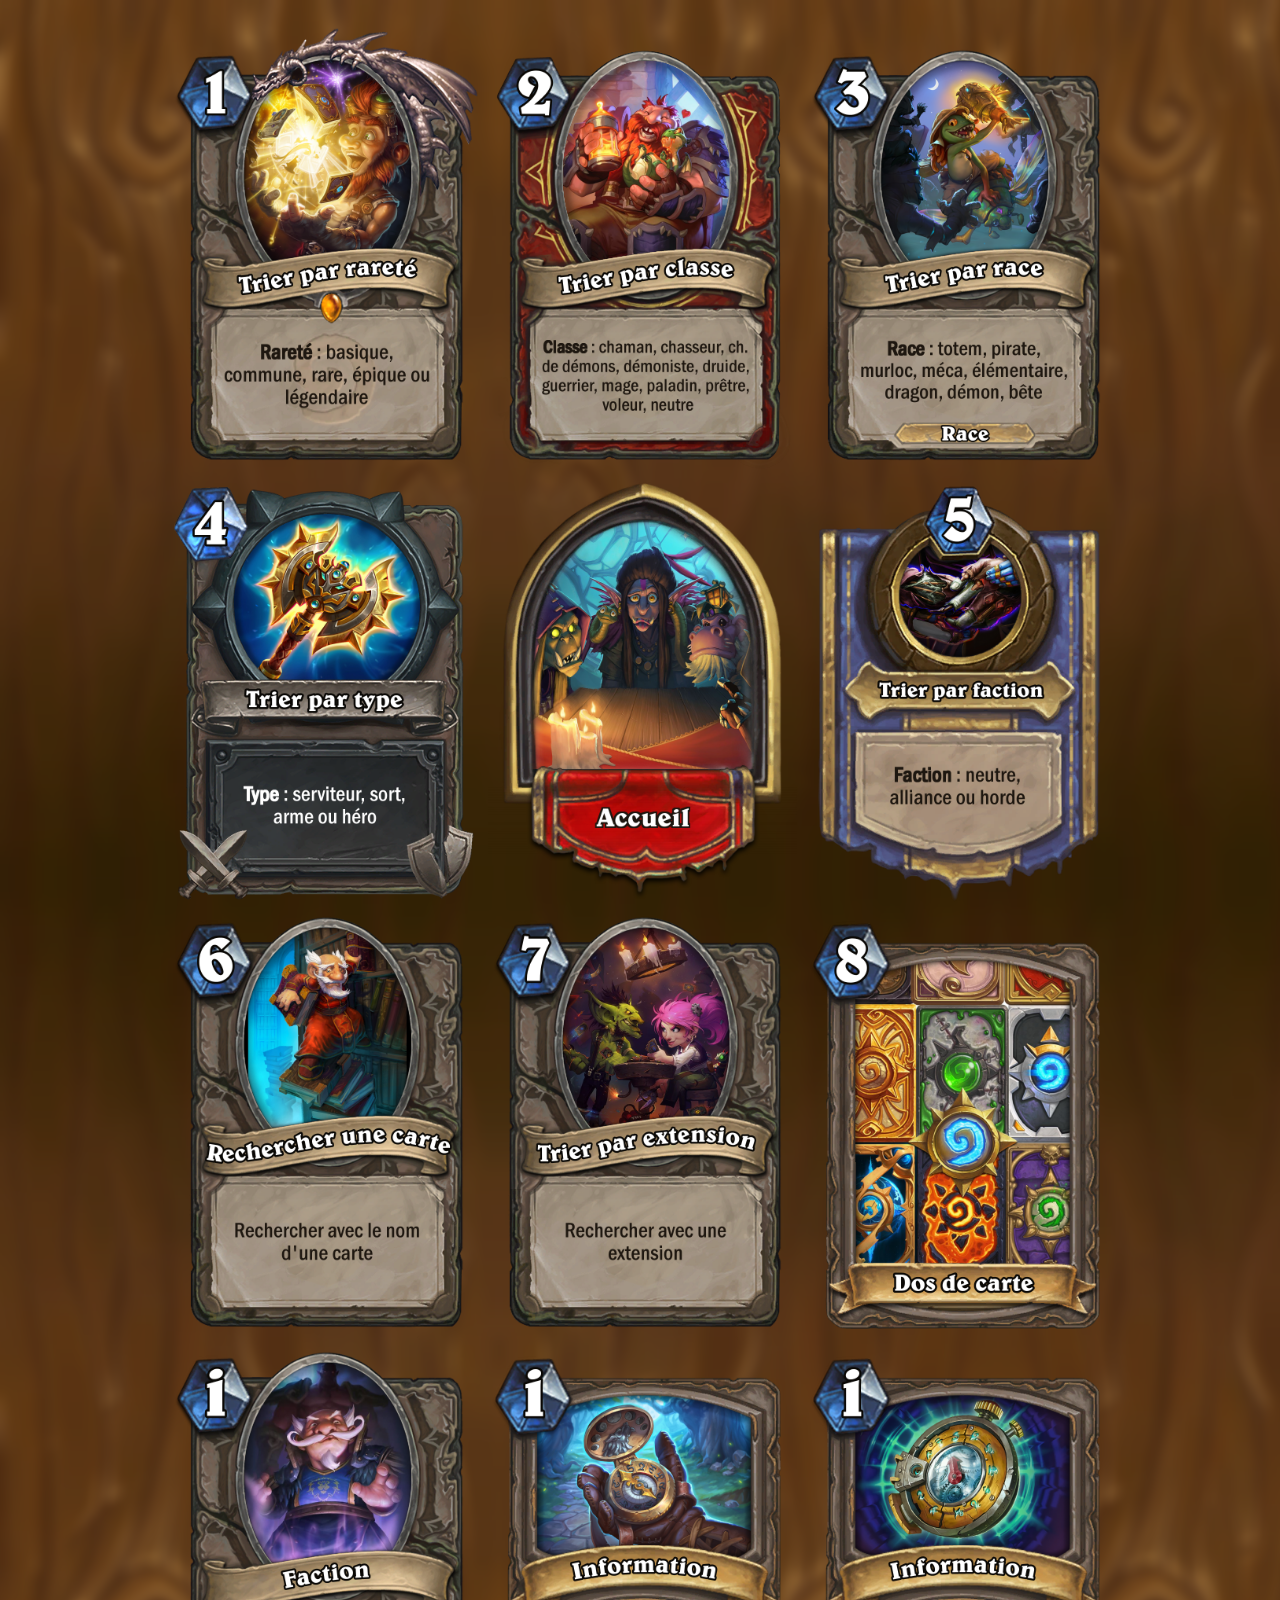
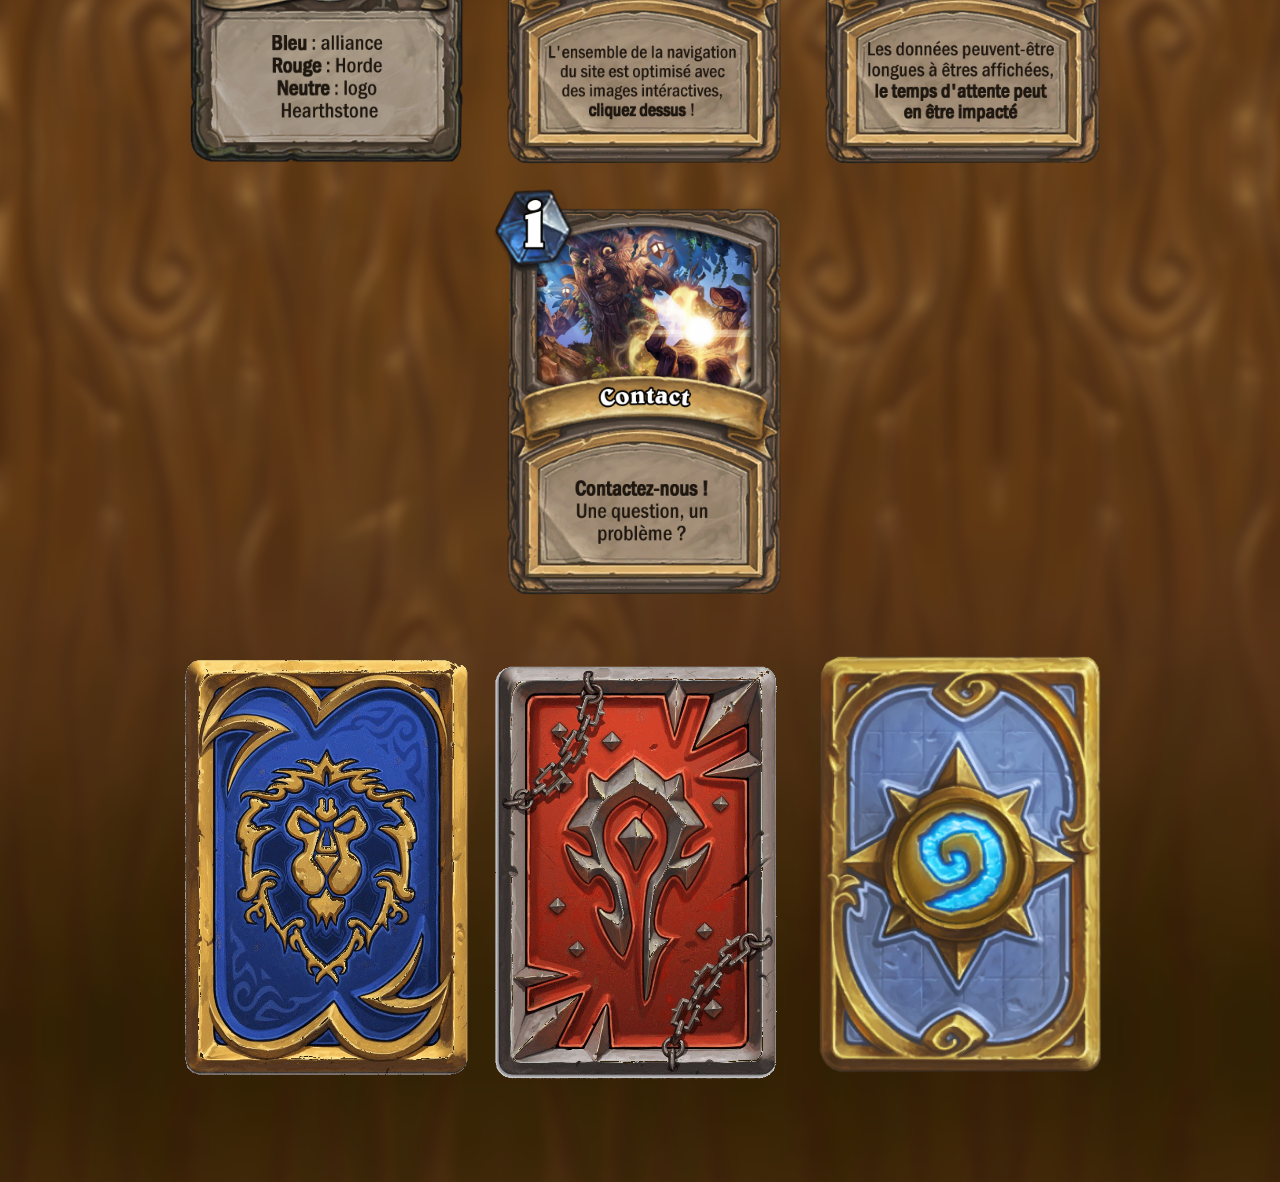
<file: src/faction/faction.html>
<!--#########################################################################
Auteur : Jeremy BROYON#####################################################
Nom : Hearthstone API######################################################
Date limite : 07/12/20#####################################################
Cahier des charges :#######################################################
  - page d'accueil#########################################################
  - formulaire de contact via une API######################################
  - pages fixes générées par l'API#########################################
  - un tableau et une galerie d'images#####################################
  - responsivité, sémantique, syntaxe, fonctions supp######################
#########################################################################-->
<!DOCTYPE html>
<html>

<head>
    <link rel="stylesheet" href="../index/pages.css">
    <script type="text/javascript" src="../index/pages.js"></script>
    <link rel="icon" href="../index/hearthstone_api.ico" />
    <meta charset="utf-8">
    <title>Hearthstone API - Trier par faction</title>
</head>

<body>
    <!--#####################################################################################################-->
    <!--tableau contenant les images de navigations-->
    <table class="table-image">
        <tr>
            <td>
                <a href="../rarity/rarity.html"><img src="../index/navbar/by_quality_hs.png" class="image-zoom"></a>
                <a href="../class/class.html"><img src="../index/navbar/by_class_hs.png" class="image-zoom"></a>
                <a href="../race/race.html"><img src="../index/navbar/by_race_hs.png" class="image-zoom"></a>
                <a href="../type/type.html"><img src="../index/navbar/by_type_hs.png" class="image-zoom"></a>
                <a href="../index.html"><img src="../index/navbar/index_hs.png" class="image-zoom"></a>
                <a href="faction.html"><img src="../index/navbar/by_faction_hs.png" class="image-zoom"></a>
                <a href="../name/name.html"><img src="../index/navbar/by_name_hs.png" class="image-zoom"></a>
                <a href="../expansion/extension.html"><img src="../index/navbar/by_extension_hs.png" class="image-zoom"></a>
                <a href="../back/back.html"><img src="../index/navbar/by_back_hs.png" class="image-zoom"></a>
            </td>
        </tr>
        <!--lignes contenant les informations des tris-->
        <tr>
            <td>
                <img src="../index/info/faction_info.png" class="image-zoom">
                <img src="../index/navbar/hearthstoneAPI_info.png" class="image-zoom">
                <img src="../index/info/info_time.png" class="image-zoom">
                <a href="../contact/contact.html"><img src="../index/navbar/hearthstone_contact.png" title="Formulaire de contact" class="image-zoom"></a>
            </td>
        </tr>
    </table>
    <!--#####################################################################################################-->
    <!--tableau contenant les images de tri-->
    <table class="table-type">
        <tr>
            <td>
                <img onclick="move(), getCardFaction(this.id)" id="alliance" src="factions/alliance.png" title="Faction: Alliance" class="icon-zoom cardFaction">
                <img onclick="move(), getCardFaction(this.id)" id="horde" src="factions/horde.png" title="Faction: Horde" class="icon-zoom cardFaction">
                <img onclick="move(), getCardFaction(this.id)" id="neutral" src="factions/neutral.png" title="Faction: Neutre" class="icon-zoom cardFaction">
            </td>
        </tr>
    </table>
    <!--#####################################################################################################-->
    <!--barre de progression-->
    <div id="progress_bar">
        <div id="bar"></div>
    </div>
    <!--#####################################################################################################-->
    <!--audio qui confirme l'exécution de la requête-->
    <audio controls="controls" id='hearthstone_audio'
    src="../index/hearthstone-travail-termine.ogg"></audio>  
    <!--#####################################################################################################-->
    <!--tableau contenant le résultat du tri-->
    <table class="table-cards" id="table-split">
        <tbody id="list_cards">
            
        </tbody>
    </table>

</body>

</html>
</file>
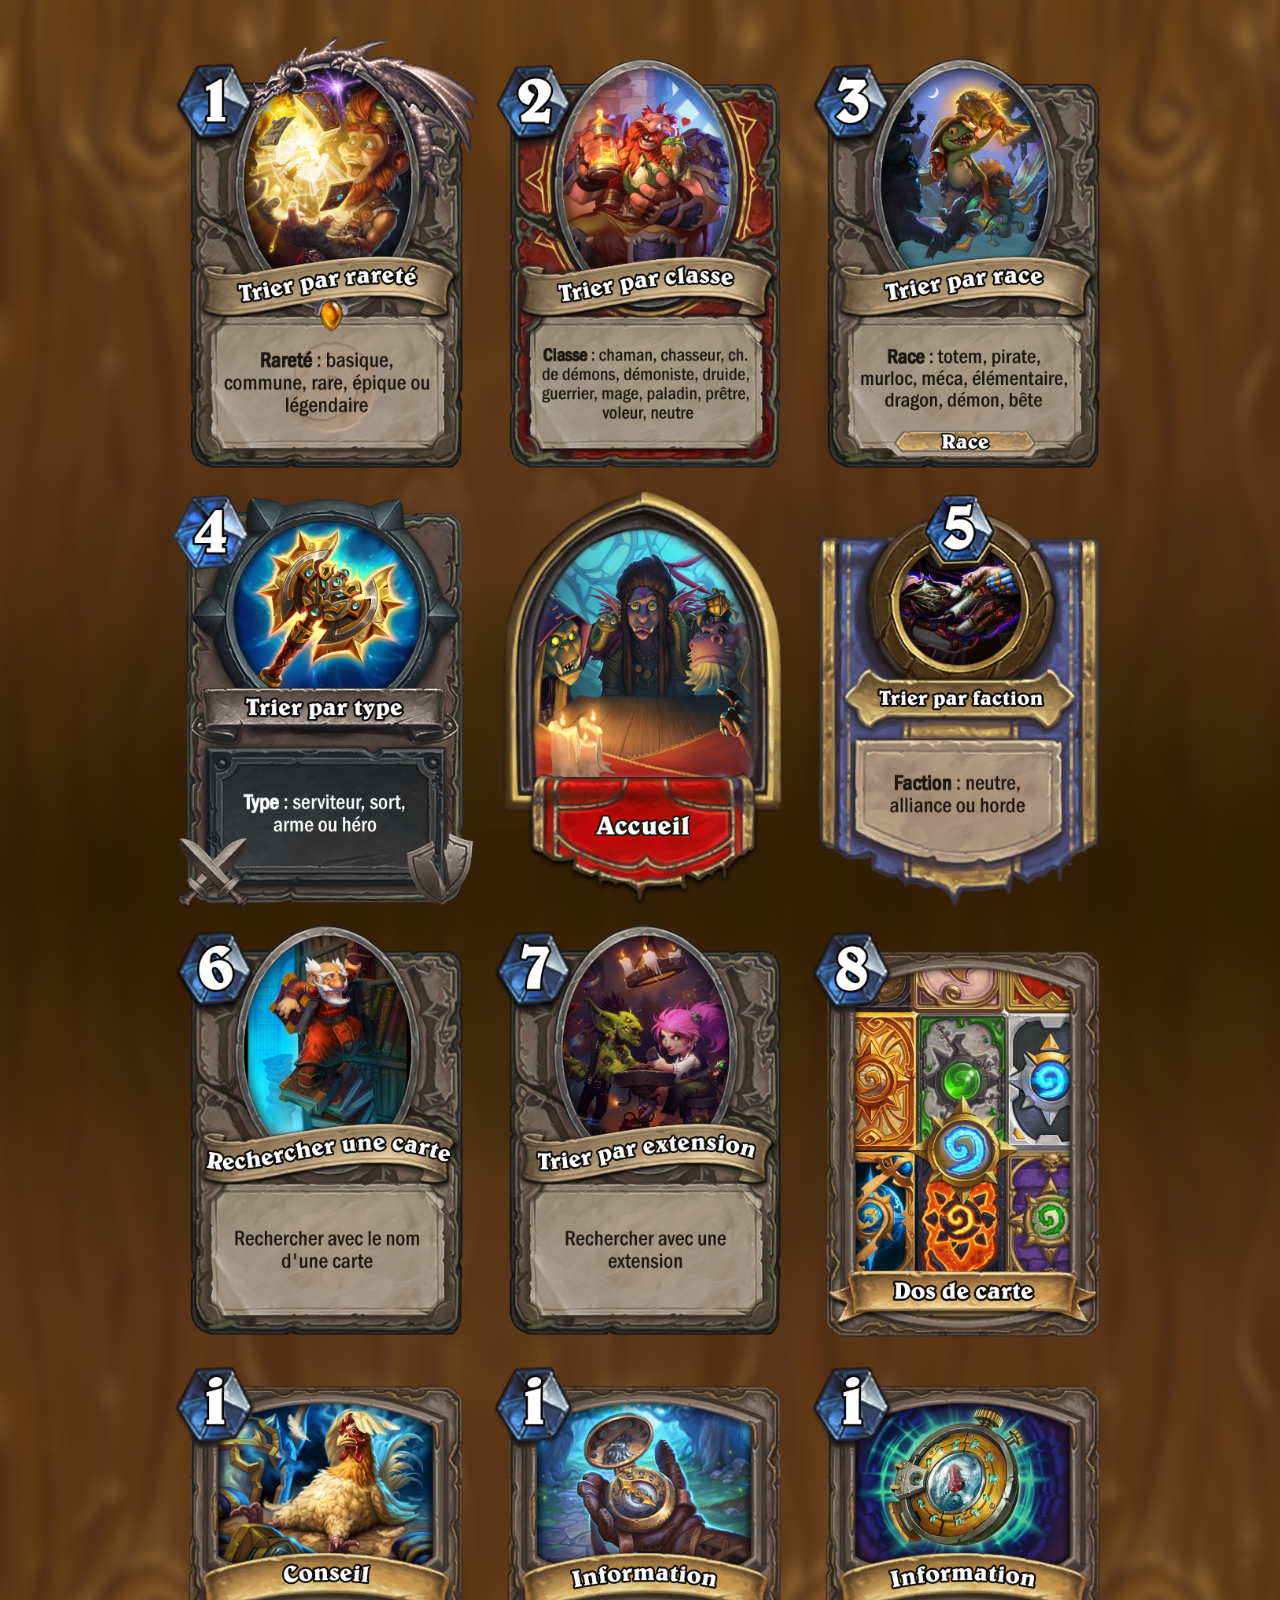
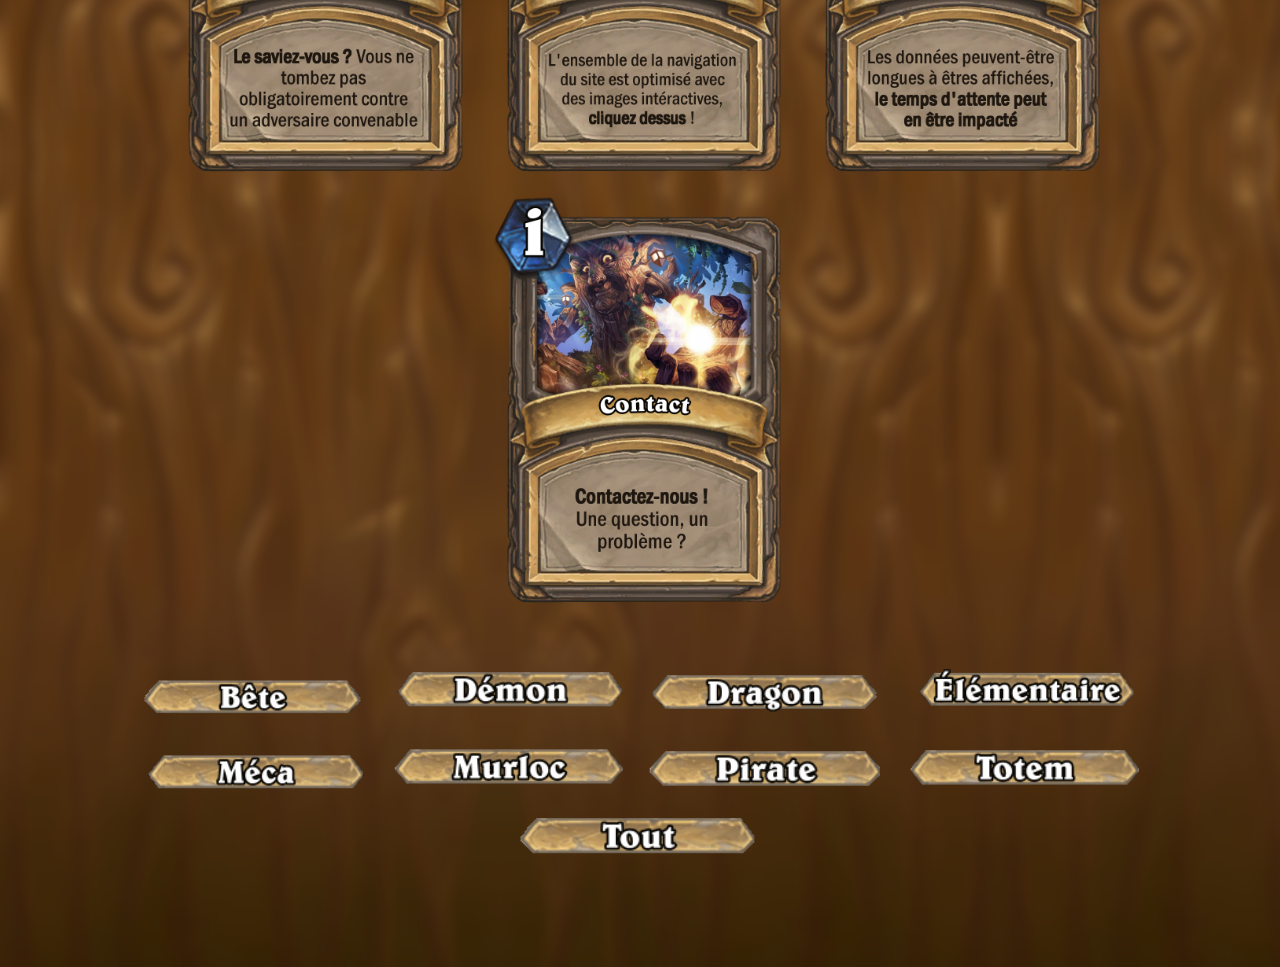
<file: src/race/race.html>
<!--#########################################################################
Auteur : Jeremy BROYON#####################################################
Nom : Hearthstone API######################################################
Date limite : 07/12/20#####################################################
Cahier des charges :#######################################################
  - page d'accueil#########################################################
  - formulaire de contact via une API######################################
  - pages fixes générées par l'API#########################################
  - un tableau et une galerie d'images#####################################
  - responsivité, sémantique, syntaxe, fonctions supp######################
#########################################################################-->
<!DOCTYPE html>
<html>

<head>
    <link rel="stylesheet" href="../index/pages.css">
    <script type="text/javascript" src="../index/pages.js"></script>
    <link rel="icon" href="../index/hearthstone_api.ico" />
    <meta charset="utf-8">
    <title>Hearthstone API - Trier par race</title>
</head>

<body>
    <!--#####################################################################################################-->
    <!--tableau contenant les images de navigations-->
    <table>
        <table class="table-image">
            <tr>
                <td>
                    <a href="../rarity/rarity.html"><img src="../index/navbar/by_quality_hs.png" class="image-zoom"></a>
                    <a href="../class/class.html"><img src="../index/navbar/by_class_hs.png" class="image-zoom"></a>
                    <a href="race.html"><img src="../index/navbar/by_race_hs.png" class="image-zoom"></a>
                    <a href="../type/type.html"><img src="../index/navbar/by_type_hs.png" class="image-zoom"></a>
                    <a href="../index.html"><img src="../index/navbar/index_hs.png" class="image-zoom"></a>
                    <a href="../faction/faction.html"><img src="../index/navbar/by_faction_hs.png" class="image-zoom"></a>
                    <a href="../name/name.html"><img src="../index/navbar/by_name_hs.png" class="image-zoom"></a>
                    <a href="../expansion/extension.html"><img src="../index/navbar/by_extension_hs.png" class="image-zoom"></a>
                    <a href="../back/back.html"><img src="../index/navbar/by_back_hs.png" class="image-zoom"></a>
                </td>
            </tr>
             <!--lignes contenant les informations des tris-->
            <tr>
                <td>
                    <img src="../index/info/advice.png" class="image-zoom">
                    <img src="../index/navbar/hearthstoneAPI_info.png" class="image-zoom">
                <img src="../index/info/info_time.png" class="image-zoom">
                <a href="../contact/contact.html"><img src="../index/navbar/hearthstone_contact.png" title="Formulaire de contact" class="image-zoom"></a>
                </td>
            </tr>
    </table>
    <!--#####################################################################################################-->
    <!--tableau contenant les images de tri-->
    <table class="table-icon" id="race">
        <tr>
            <td>
                <img onclick="move(), getCardRace(this.id)" id="beast" src="race_icon/beast.png" title="Race: Bête" class="icon-zoom rwdIcon">
                <img onclick="move(), getCardRace(this.id)" id="demon" src="race_icon/demon.png" title="Race: Démon" class="icon-zoom rwdIcon">
                <img onclick="move(), getCardRace(this.id)" id="dragon" src="race_icon/dragon.png" title="Race: Dragon" class="icon-zoom rwdIcon">
                <img onclick="move(), getCardRace(this.id)" id="elemental" src="race_icon/elemental.png" title="Race: Élémentaire" class="icon-zoom rwdIcon">
                <img onclick="move(), getCardRace(this.id)" id="mech" src="race_icon/mech.png" title="Race: Méca" class="icon-zoom rwdIcon">
                <img onclick="move(), getCardRace(this.id)" id="murloc" src="race_icon/murloc.png" title="Race: Murloc" class="icon-zoom rwdIcon">
                <img onclick="move(), getCardRace(this.id)" id="pirate" src="race_icon/pirate.png" title="Race: Pirate" class="icon-zoom rwdIcon">
                <img onclick="move(), getCardRace(this.id)" id="totem" src="race_icon/totem.png" title="Race: Totem" class="icon-zoom rwdIcon">
                <img onclick="move(), getCardRace(this.id)" id="all" src="race_icon/all.png" title="Race: Tout" class="icon-zoom rwdIcon">
            </td>
        </tr>
    </table>
    <!--#####################################################################################################-->
    <!--barre de progression-->
    <div id="progress_bar">
        <div id="bar"></div>
    </div>
    <!--#####################################################################################################-->
    <!--audio qui confirme l'exécution de la requête-->
    <audio controls="controls" id='hearthstone_audio'
    src="../index/hearthstone-travail-termine.ogg"></audio>  
    <!--#####################################################################################################-->
    <!--tableau contenant le résultat du tri-->
    <table class="table-cards" id="table-split">
        <tbody id="list_cards">
            
        </tbody>
    </table>

</body>

</html>
</file>
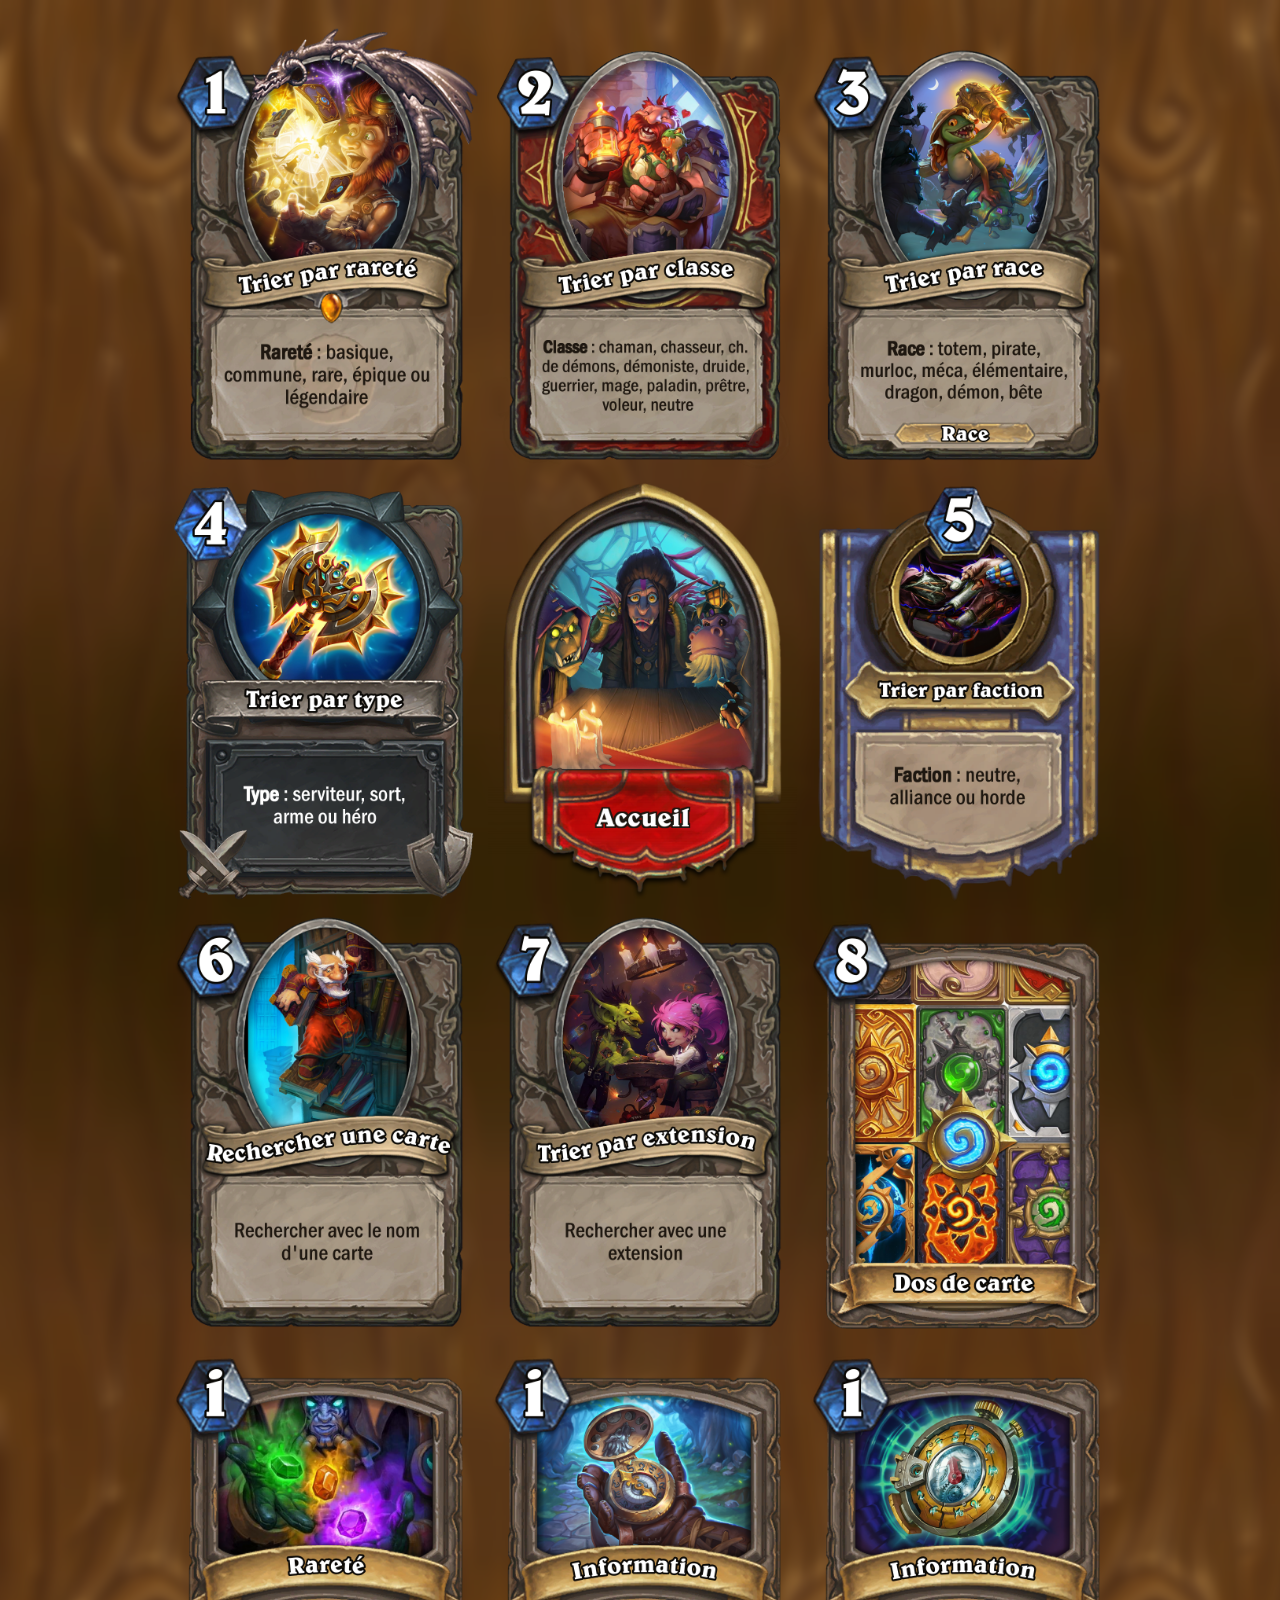
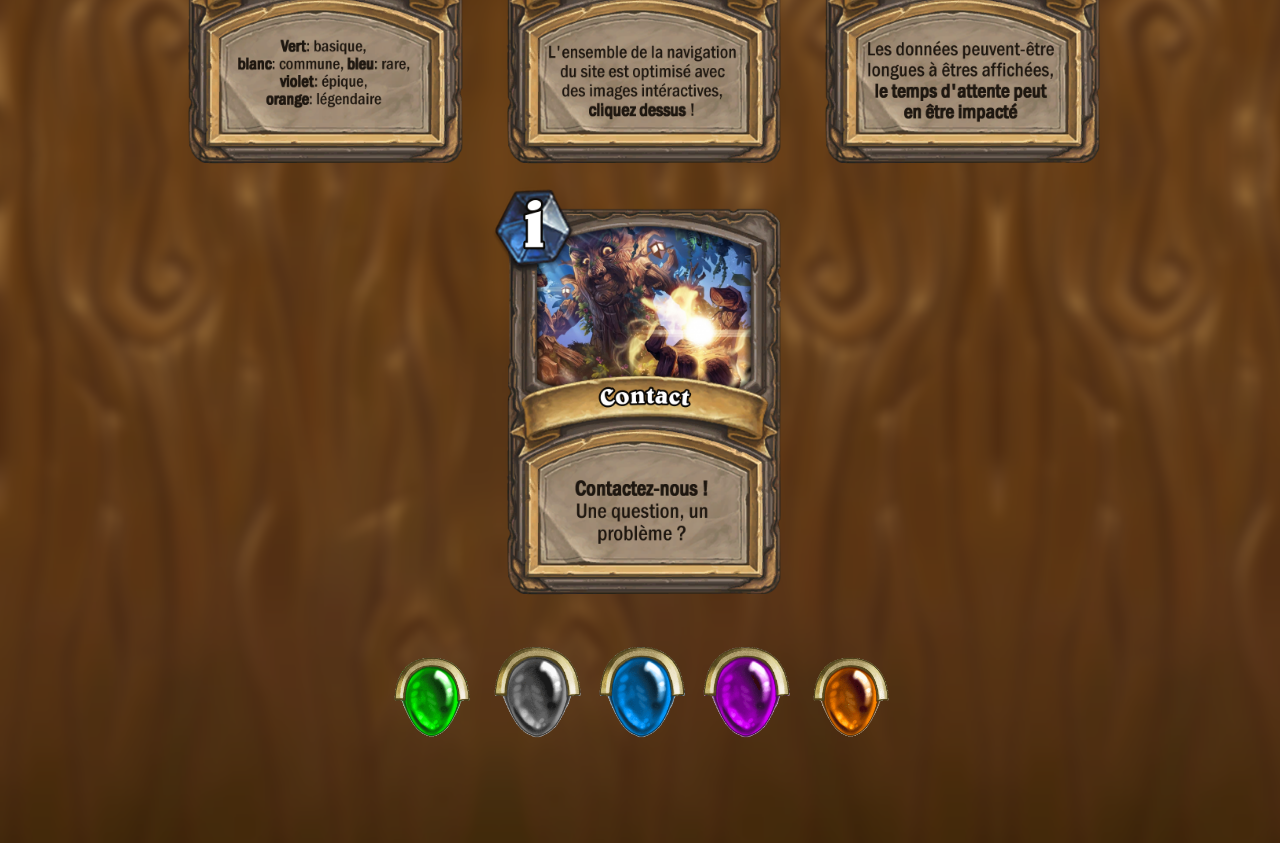
<file: src/rarity/rarity.html>
<!--#########################################################################
Auteur : Jeremy BROYON#####################################################
Nom : Hearthstone API######################################################
Date limite : 07/12/20#####################################################
Cahier des charges :#######################################################
  - page d'accueil#########################################################
  - formulaire de contact via une API######################################
  - pages fixes générées par l'API#########################################
  - un tableau et une galerie d'images#####################################
  - responsivité, sémantique, syntaxe, fonctions supp######################
#########################################################################-->
<!DOCTYPE html>
<html>

<head>
    <link rel="stylesheet" href="../index/pages.css">
    <script type="text/javascript" src="../index/pages.js"></script>
    <link rel="icon" href="../index/hearthstone_api.ico" />
    <meta charset="utf-8">
    <title>Hearthstone API - Trier par rareté</title>
</head>

<body>
    <!--#####################################################################################################-->
    <!--tableau contenant les images de navigations-->
    <table class="table-image">
        <tr>
            <td>
                <a href="rarity.html"><img src="../index/navbar/by_quality_hs.png" class="image-zoom"></a>
                <a href="../class/class.html"><img src="../index/navbar/by_class_hs.png" class="image-zoom"></a>
                <a href="../race/race.html"><img src="../index/navbar/by_race_hs.png" class="image-zoom"></a>
                <a href="../type/type.html"><img src="../index/navbar/by_type_hs.png" class="image-zoom"></a>
                <a href="../index.html"><img src="../index/navbar/index_hs.png" class="image-zoom"></a>
                <a href="../faction/faction.html"><img src="../index/navbar/by_faction_hs.png" class="image-zoom"></a>
                <a href="../name/name.html"><img src="../index/navbar/by_name_hs.png" class="image-zoom"></a>
                <a href="../expansion/extension.html"><img src="../index/navbar/by_extension_hs.png" class="image-zoom"></a>
                <a href="../back/back.html"><img src="../index/navbar/by_back_hs.png" class="image-zoom"></a>
            </td>
        </tr>
        <!--lignes contenant les informations des tris-->
        <tr>
            <td>
                <img src="../index/info/rarity_info.png" class="image-zoom">
                <img src="../index/navbar/hearthstoneAPI_info.png" class="image-zoom">
                <img src="../index/info/info_time.png" class="image-zoom">
                <a href="../contact/contact.html"><img src="../index/navbar/hearthstone_contact.png" title="Formulaire de contact" class="image-zoom"></a>
            </td>
        </tr>
    </table>
    <!--#####################################################################################################-->
    <!--tableau contenant les images de tri-->
    <table class="table-icon">
        <tr>
            <td>
                <img onclick="move(), getCardRarity(this.id)" id="free" src="rarity_gem/free.png" title="Rareté: Basique" class="icon-zoom">
                <img onclick="move(), getCardRarity(this.id)" id="common" src="rarity_gem/common.png" title="Rareté: Commune" class="icon-zoom">
                <img onclick="move(), getCardRarity(this.id)" id="rare" src="rarity_gem/rare.png" title="Rareté: Rare" class="icon-zoom">
                <img onclick="move(), getCardRarity(this.id)" id="epic" src="rarity_gem/epic.png" title="Rareté: Épique" class="icon-zoom">
                <img onclick="move(), getCardRarity(this.id)" id="legendary" src="rarity_gem/legendary.png" title="Rareté: Légendaire" class="icon-zoom">
            </td>
        </tr>
    </table>
    <!--#####################################################################################################-->
    <!--barre de progression-->
    <div id="progress_bar">
        <div id="bar"></div>
    </div>
    <!--#####################################################################################################-->
    <!--audio qui confirme l'exécution de la requête-->
    <audio controls="controls" id='hearthstone_audio'
    src="../index/hearthstone-travail-termine.ogg"></audio>  
    <!--#####################################################################################################-->
    <!--tableau contenant le résultat du tri-->
    <table class="table-cards" id="table-split">
        <tbody id="list_cards">

        </tbody>
    </table>
</body>

</html>
</file>
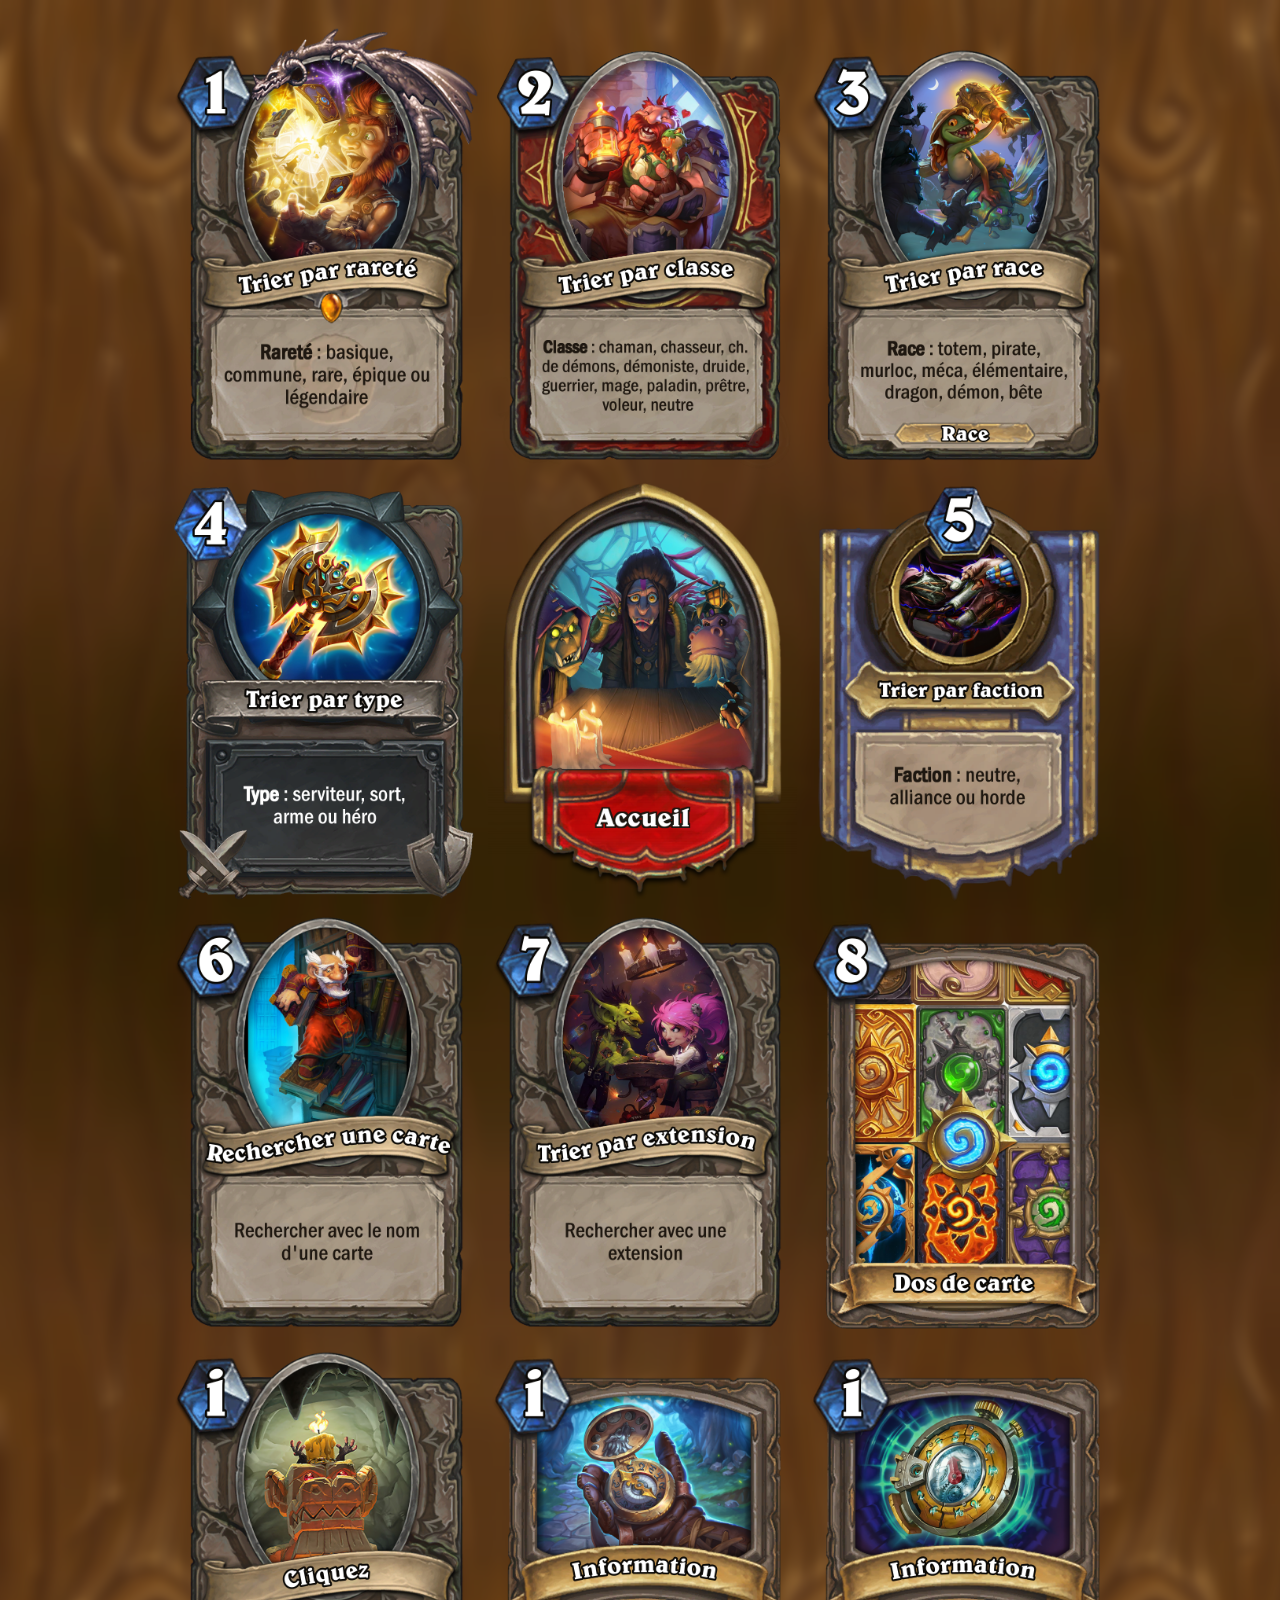
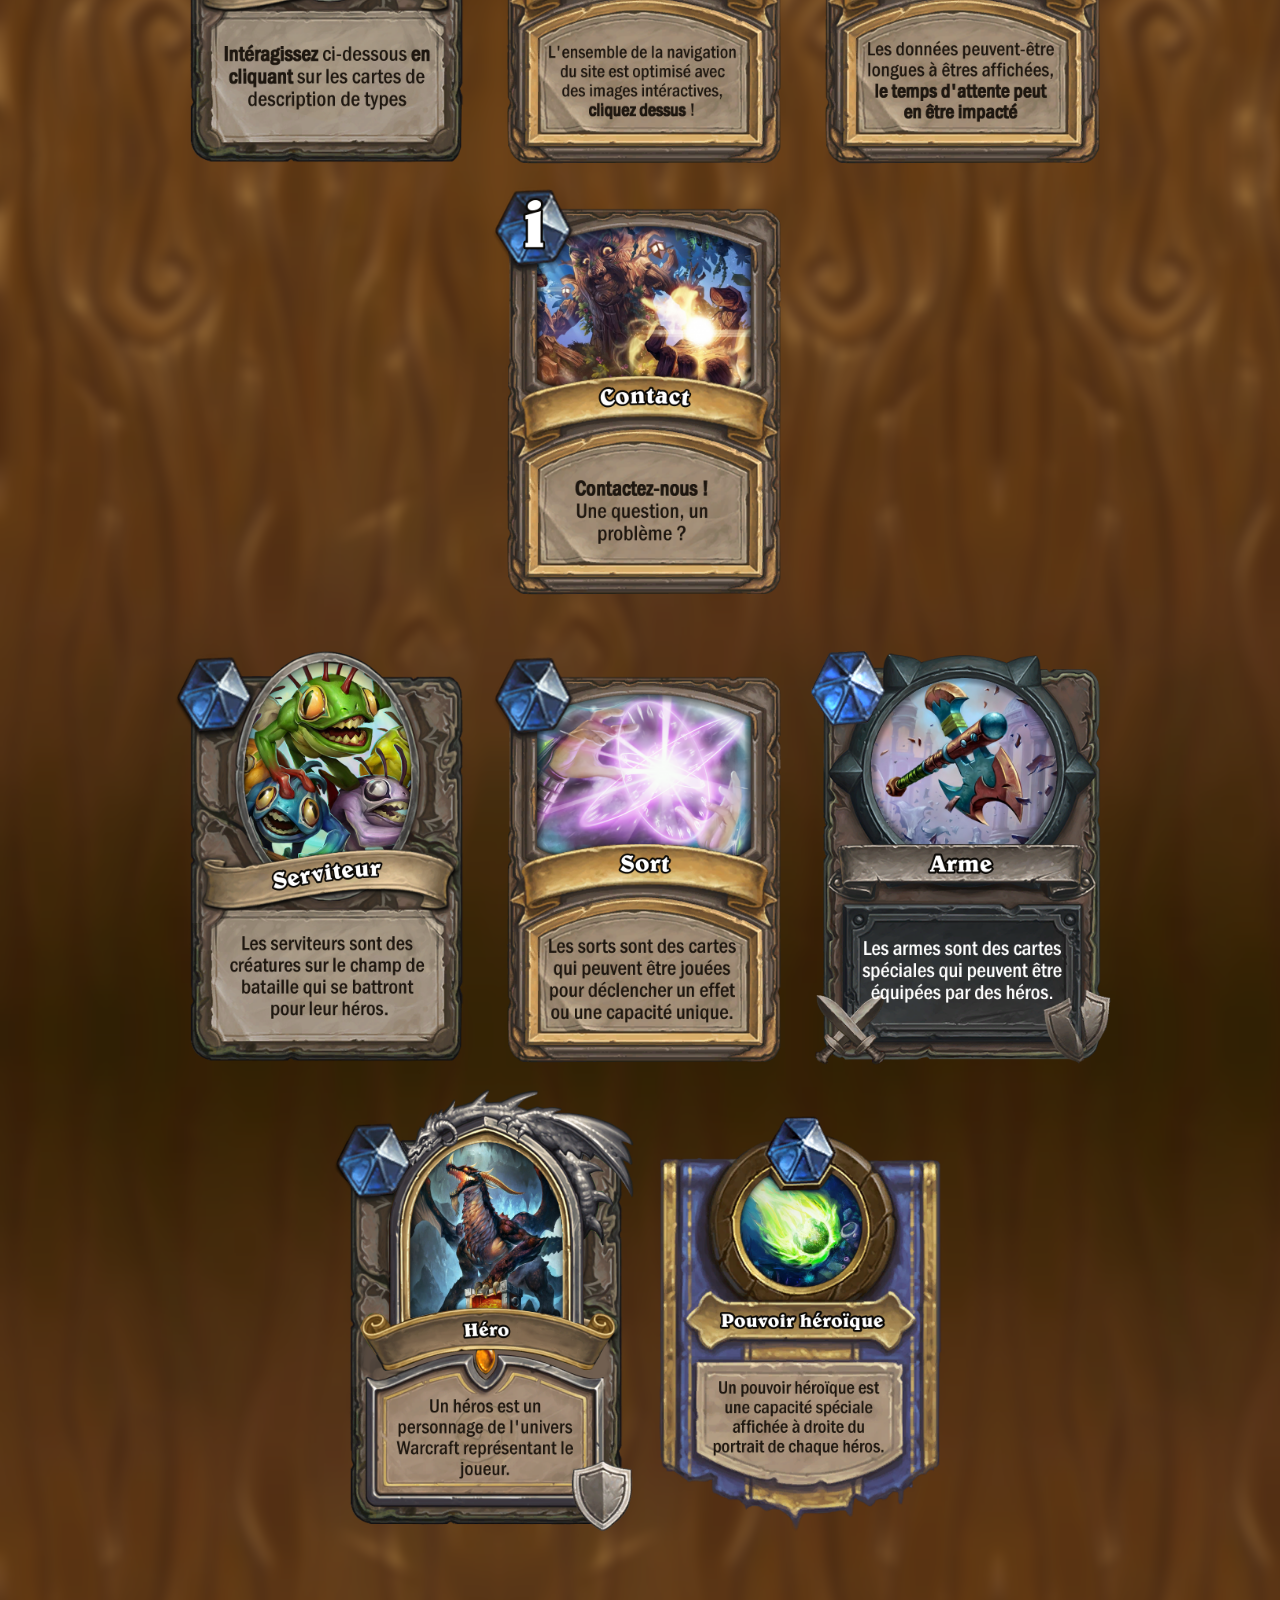
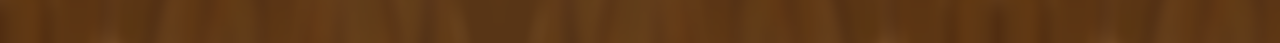
<file: src/type/type.html>
<!--#########################################################################
Auteur : Jeremy BROYON#####################################################
Nom : Hearthstone API######################################################
Date limite : 07/12/20#####################################################
Cahier des charges :#######################################################
  - page d'accueil#########################################################
  - formulaire de contact via une API######################################
  - pages fixes générées par l'API#########################################
  - un tableau et une galerie d'images#####################################
  - responsivité, sémantique, syntaxe, fonctions supp######################
#########################################################################-->
<!DOCTYPE html>
<html>

<head>
    <link rel="stylesheet" href="../index/pages.css">
    <script type="text/javascript" src="../index/pages.js"></script>
    <link rel="icon" href="../index/hearthstone_api.ico" />
    <meta charset="utf-8">
    <title>Hearthstone API - Trier par type</title>
</head>

<body>
    <!--#####################################################################################################-->
    <!--tableau contenant les images de navigations-->
    <table class="table-image">
        <tr>
            <td>
                <a href="../rarity/rarity.html"><img src="../index/navbar/by_quality_hs.png" class="image-zoom"></a>
                <a href="../class/class.html"><img src="../index/navbar/by_class_hs.png" class="image-zoom"></a>
                <a href="../race/race.html"><img src="../index/navbar/by_race_hs.png" class="image-zoom"></a>
                <a href="type.html"><img src="../index/navbar/by_type_hs.png" class="image-zoom"></a>
                <a href="../index.html"><img src="../index/navbar/index_hs.png" class="image-zoom"></a>
                <a href="../faction/faction.html"><img src="../index/navbar/by_faction_hs.png" class="image-zoom"></a>
                <a href="../name/name.html"><img src="../index/navbar/by_name_hs.png" class="image-zoom"></a>
                <a href="../expansion/extension.html"><img src="../index/navbar/by_extension_hs.png" class="image-zoom"></a>
                <a href="../back/back.html"><img src="../index/navbar/by_back_hs.png" class="image-zoom"></a>
            </td>
        </tr>
        <!--lignes contenant les informations des tris-->
        <tr>
            <td>
                <img src="../index/info/info_type.png" class="image-zoom">
                <img src="../index/navbar/hearthstoneAPI_info.png" class="image-zoom">
                <img src="../index/info/info_time.png" class="image-zoom">
                <a href="../contact/contact.html"><img src="../index/navbar/hearthstone_contact.png" title="Formulaire de contact" class="image-zoom"></a>
            </td>
        </tr>
    </table>
    <!--#####################################################################################################-->
    <!--tableau contenant les images de tri-->
    <table class="table-type">
        <tr>
            <td>
                <img onclick="move(), getCardType(this.id)" id="minion" src="types/minion.png" title="Type: Serviteur" class="icon-type">
                <img onclick="move(), getCardType(this.id)" id="spell" src="types/spell.png" title="Type: Sort" class="icon-type">
                <img onclick="move(), getCardType(this.id)" id="weapon" src="types/weapon.png" title="Type: Arme" class="icon-type">
                <img onclick="move(), getCardType(this.id)" id="hero" src="types/hero.png" title="Type: Héro" class="icon-type">
                <img onclick="move(), getCardType(this.id)" id="hero power" src="types/hero power.png" title="Type: Pouvoir héroïque" class="icon-type">
            </td>
        </tr>
    </table>
    <!--#####################################################################################################-->
    <!--barre de progression-->
    <div id="progress_bar">
        <div id="bar"></div>
    </div>
    <!--#####################################################################################################-->
    <!--audio qui confirme l'exécution de la requête-->
    <audio controls="controls" id='hearthstone_audio'
    src="../index/hearthstone-travail-termine.ogg"></audio>  
    <!--#####################################################################################################-->
    <!--tableau contenant le résultat du tri-->
    <table class="table-cards" id="table-split">
        <tbody id="list_cards">
            
        </tbody>
    </table>

</body>

</html>
</file>
<file: src/index/index.css>
/*#########################################################################
Auteur : Jeremy BROYON#####################################################
Nom : Hearthstone API######################################################
Date limite : 07/12/20#####################################################
Cahier des charges :#######################################################
  - page d'accueil#########################################################
  - formulaire de contact via une API######################################
  - pages fixes générées par l'API#########################################
  - un tableau et une galerie d'images#####################################
  - responsivité, sémantique, syntaxe, fonctions supp######################
#########################################################################*/
/*#########################################################################*/
html, body
{
    height: 100%;
}

body
{
    background: black;
    cursor: url(cursor/hearthstone-cursor.png) 10 2, auto;
    overflow: hidden;
    color: white;
}
body:active
{
    cursor: url(cursor/hearthstone-click.png) 10 2, auto;
}
/*mise en place d'un background fixe (uniquement pour l'accueil*/
body:after
{
    background-color: black;
    background-image: url(background/battlefield_bg.jpg);
    background-position: center center;
    background-repeat: no-repeat;
    background-size: cover;
    bottom: 0;
    left: 0;
    right: 0;
    top: 0;
    content: "";
    filter: blur(8px);
    opacity: 0.8;
    position: absolute;
    will-change: transform;
    z-index: -1;
}
/*#####################################################################*/
/*tableau contenant les images de navigations du menu*/
.table-image
{
    display: table;
    margin: 0 auto;
    text-align: center;
    width: 100%;
    overflow: hidden;
    margin-top: 1%;
}
.image-zoom
{
    transition: 0.4s;
    width: 10%;
}
.image-zoom:hover 
{
    transform: scale(1.05);
    cursor: url(cursor/hearthstone-cursor.png) 10 2, auto;
}
/*#####################################################################*/
/*formulaire de contact*/
input[type=text], select, textarea
{
    width: 100%;
    padding: 12px; 
    border: 3px solid grey;
    border-radius: 4px;
    box-sizing: border-box;
    margin-top: 6px;
    margin-bottom: 16px;
    resize: vertical;
    background: grey;
    color: white;
}
input[type=submit]
{
    background-color: green;
    color: white;
    padding: 12px 20px;
    border: none;
    border-radius: 4px;
    cursor: pointer;
    font-weight: bold;
}
input[type=submit]:hover
{
    background-color: rgb(1, 102, 1);
}
.container
{
    border-radius: 5px;
    background-color: rgb(71, 71, 71);
    padding: 20px;
    margin-top: 5%;
    display: inline-flex;
    margin-left: 40%;
    margin-right: 40%;
}
/*#####################################################################*/
/*responsive (gestion de la hauteur de l'index)*/
@media (max-height: 540px)
{
    .image-zoom
    {
        width: 17%;
    }
     body
    {
        background-image: url(background/background_hs.png);
        background-repeat: repeat;
        overflow: visible;
    }
    .table-image
    {
        overflow: visible;
        width: 100%;
    }
}
@media (max-height: 450px)
{
    .image-zoom
    {
        width: 16%;
    }
}
@media (max-height: 430px)
{
    .image-zoom
    {
        width: 14%;
    }
}
@media (max-height: 380px)
{
    .image-zoom
    {
        width: 13%;
    }
}
@media (max-height: 350px)
{
    .image-zoom
    {
        width: 12%;
    }
}
@media (max-height: 330px)
{
    .image-zoom
    {
        width: 10%;
    }
}
/*#####################################################################*/
/*responsive (gestion de la largeur de l'index)*/
@media (max-width: 1400px)
{
    body
    {
        background-image: url(background/background_hs.png);
        background-repeat: repeat;
        overflow: visible;
    }
    .table-image
    {
        overflow: visible;
        width: 100%;
    }
    .image-zoom
    {
        width: 25%;
    }
}
@media (max-width: 550px)
{
    .image-zoom
    {
        width: 32%;
    }
}
@media (max-width: 400px)
{
    .image-zoom
    {
        width: 48%;
    }
}
@media (max-width: 300px)
{
    .image-zoom
    {
        width: 100%;
    }
}
</file>
<file: src/index/pages.css>
/*#########################################################################
Auteur : Jeremy BROYON#####################################################
Nom : Hearthstone API######################################################
Date limite : 07/12/20#####################################################
Cahier des charges :#######################################################
  - page d'accueil#########################################################
  - formulaire de contact via une API######################################
  - pages fixes générées par l'API#########################################
  - un tableau et une galerie d'images#####################################
  - responsivité, sémantique, syntaxe, fonctions supp######################
#########################################################################*/
/*#########################################################################*/
body
{
    background: black;
    /*curseur de hearthstone et background déroulant*/
    cursor: url(../index/cursor/hearthstone-cursor.png) 10 2, auto;
    background-image: url(../index/background/background_hs.png);
    color: white;
    text-shadow: 1px 1px 2px black;
}
body:active
{
    /*curseur de hearthstone*/
    cursor: url(../index/cursor/hearthstone-click.png) 10 2, auto;
}
/*#####################################################################*/
/*tableau contenant les images de navigations*/
.table-image, .table-type
{
    display: table;
    margin: 0 auto;
    text-align: center;
    width: 100%;
    overflow: hidden;
    margin-top: 2%;
}
/*#####################################################################*/
/*tableau contenant les images de tri*/
.table-icon
{
    display: table;
    margin: 0 auto;
    text-align: center;
    width: 40%;
    overflow: hidden;
    margin-top: 2%;
}
.table-gallery
{
    text-align: center;
    margin-top: 5%;
    width: 100%;
}
/*#####################################################################*/
/*images de tri*/
.size_gallery
{
    width: 10%;
}
.icon-zoom
{
    transition: 0.4s;
    width: 8%;
}
.icon-type, .image-zoom
{
    transition: 0.4s;
    width: 10%;
}
.except-class
{
    width: 11%;
}
#race
{
    width: 100%;
}
/*#####################################################################*/
/*tableau contenant le résultat du tri*/
.table-cards
{
    color: white;
    text-shadow: 1px 1px 2px black;
    text-align: center;
    border-collapse:collapse;
    margin: auto;
    width: 100%;
    padding: 10%;
    margin-top: 4%;
}
tr td
{
    color: white;
    text-shadow: 1px 1px 2px black;
}
/*#####################################################################*/
/*dimension des images dans l'affichage du résultat du tri*/
.image, .expansion, .type, .race, .health
{
    width: 100%;
}
.mana
{
    width: 80%;
}
.attack
{
    width: 65%;
}
 .durability
{
    width: 70%;
}
.faction
{
    width: 50%;
}
.class
{
    width: 60%;
}
.rarity
{
    width: 30%;
}
/*zoom sur l'image au survol de la souris*/
.image:hover, .faction:hover, .expansion:hover, .type:hover, .race:hover, .class:hover,
.rarity:hover, .mana:hover, .attack:hover, .health:hover, .durability:hover, .size_gallery:hover,
.icon-type:hover, .icon-zoom:hover, .image-zoom:hover 
{
    transform: scale(1.08);
    cursor: url(../index/cursor/hearthstone-cursor.png) 10 2, auto;
}
/*#####################################################################*/
/*barre de recherche d'une carte saisie au clavier*/
.search
{
    margin: 0 auto;
    text-align: center;
    width: 20%;
    margin-top: 2%;
    display: inline-flex;
    margin-left: 40%;
    margin-right: 40%;
}
.searchTerm
{
    width: 100%;
    border: 3px solid grey;
    border-right: none;
    padding: 5px;
    height: 36px;
    border-radius: 5px 5px 5px 5px;
    outline: none;
    color: white;
    background: grey;
    font-weight: bold;
}
.searchTerm:focus
{
    color: white;
}
.searchButton
{
    margin-top: 1%;
    width: 40px;
    height: 36px;
    border: 3px solid green;
    background: green;
    text-align: center;
    color: white;
    border-radius: 5px 5px 5px 5px;
    cursor: pointer;
    font-size: 20px;
}
/*#####################################################################*/
/*barre de progression*/
#progress_bar
{
    visibility: hidden;
    width: 100%;
    background-color: grey;
    margin-top: 2%;
}
  
#bar
{
    width: 1%;
    height: 10px;
    background-color: green;
}
/*#####################################################################*/
/*formulaire de contact*/
input[type=text], select, textarea
{
    width: 100%;
    padding: 12px; 
    border: 3px solid grey;
    border-radius: 4px;
    box-sizing: border-box;
    margin-top: 6px;
    margin-bottom: 16px;
    resize: vertical;
    background: grey;
    color: white;
}
input[type=submit]
{
    background-color: green;
    color: white;
    padding: 12px 20px;
    border: none;
    border-radius: 4px;
    cursor: pointer;
    font-weight: bold;
}
input[type=submit]:hover
{
    background-color: rgb(1, 102, 1);
}
.container
{
    border-radius: 5px;
    background-color: rgb(71, 71, 71);
    padding: 20px;
    margin-top: 5%;
    display: inline-flex;
    margin-left: 40%;
    margin-right: 40%;
}
audio
{
    display: none;
}
/*#####################################################################*/
/*responsive (gestion de la hauteur de toutes les pages sauf index)*/
@media (max-height: 630px)
{
     body
    {
        background-image: url(background/background_hs.png);
        background-repeat: repeat;
        overflow: visible;
    }
    .table-image, .table-icon, .table-gallery
    {
        overflow: visible;
        width: 100%;
    }
    .icon-zoom
    {
        width: 5%;
    }
    .image-zoom, .icon-type, .cardFaction, .rwdIcon, .size_gallery
    {
        width: 17%;
    }
    .container, .search
    {
        margin-left: 35%;
        margin-right: 35%;
        width: 30%;
    }
}
@media (max-height: 550px)
{
    .image-zoom, .icon-type, .cardFaction, .size_gallery
    {
        width: 16%;
    }
}
@media (max-height: 470px)
{
    .image-zoom, .icon-type, .cardFaction, .size_gallery
    {
        width: 14%;
    }
}
@media (max-height: 380px)
{
    .icon-zoom
    {
        width: 4%;
    }
    .rwdIcon
    {
        width: 11%;
    }
    .image-zoom, .icon-type, .cardFaction, .size_gallery
    {
        width: 13%;
    }
}
@media (max-height: 350px)
{
    .image-zoom, .icon-type, .cardFaction, .size_gallery
    {
        width: 12%;
    }
}
@media (max-height: 330px)
{
    .image-zoom, .icon-type, .cardFaction, .size_gallery
    {
        width: 10%;
    }
}
/*#####################################################################*/
/*responsive (gestion de la largeur de toutes les pages sauf index)*/
@media (max-width: 1400px)
{
    body
    {
        background-image: url(background/background_hs.png);
        background-repeat: repeat;
        overflow: visible;
    }
    .table-image, .table-icon, .table-type, .table-gallery
    {
        overflow: visible;
        width: 100%;
    }
    .icon-zoom
    {
        width: 8%;
    }
    .rwdIcon
    {
        width: 20%;
    }
    .image-zoom, .icon-type, .cardFaction, .size_gallery
    {
        width: 25%;
    }
    .container, .search
    {
        margin-left: 25%;
        margin-right: 25%;
        width: 50%;
    }
    .table-cards thead
    {
        display: none;
    }
    .table-cards th
    {
        visibility: hidden;
    }
    .table-cards tr
    {
        display: block;
        margin-bottom: 40px;
    }
    .table-cards td
    {
        display: block;
        text-align: center;
    }
    .table-cards td:before
    {
        content: attr(data-label);
        float: left;
        text-align: center;
        font-weight: bold;
    }
    .race, .health, .mana, .attack, .durability, .class, .rarity
    {
        width: 10%;
    }
    .faction, .image, .expansion, .type
    {
        width: 20%;
    }
}
@media (max-width: 750px)
{
    .description
    {
        width: 20%;
    }
}
@media (max-width: 550px)
{
    .table-cards td
    {
        text-align: left;
    }
    .icon-zoom
    {
        width: 12%;
    }
    .rwdIcon
    {
        width: 30%;
    }
    .image-zoom, .icon-type, .cardFaction, .size_gallery
    {
        width: 32%;
    }
}
@media (max-width: 400px)
{
    .icon-zoom
    {
        width: 22%;
    }
    .rwdIcon
    {
        width: 40%;
    }
    .image-zoom, .icon-type, .cardFaction, .size_gallery
    {
        width: 48%;
    }
}
@media (max-width: 300px)
{
    .icon-zoom
    {
        width: 35%;
    }
    .rwdIcon
    {
        width: 80%;
    }
    .image-zoom, .icon-type, .cardFaction, .size_gallery
    {
        width: 100%;
    }
}
</file>
